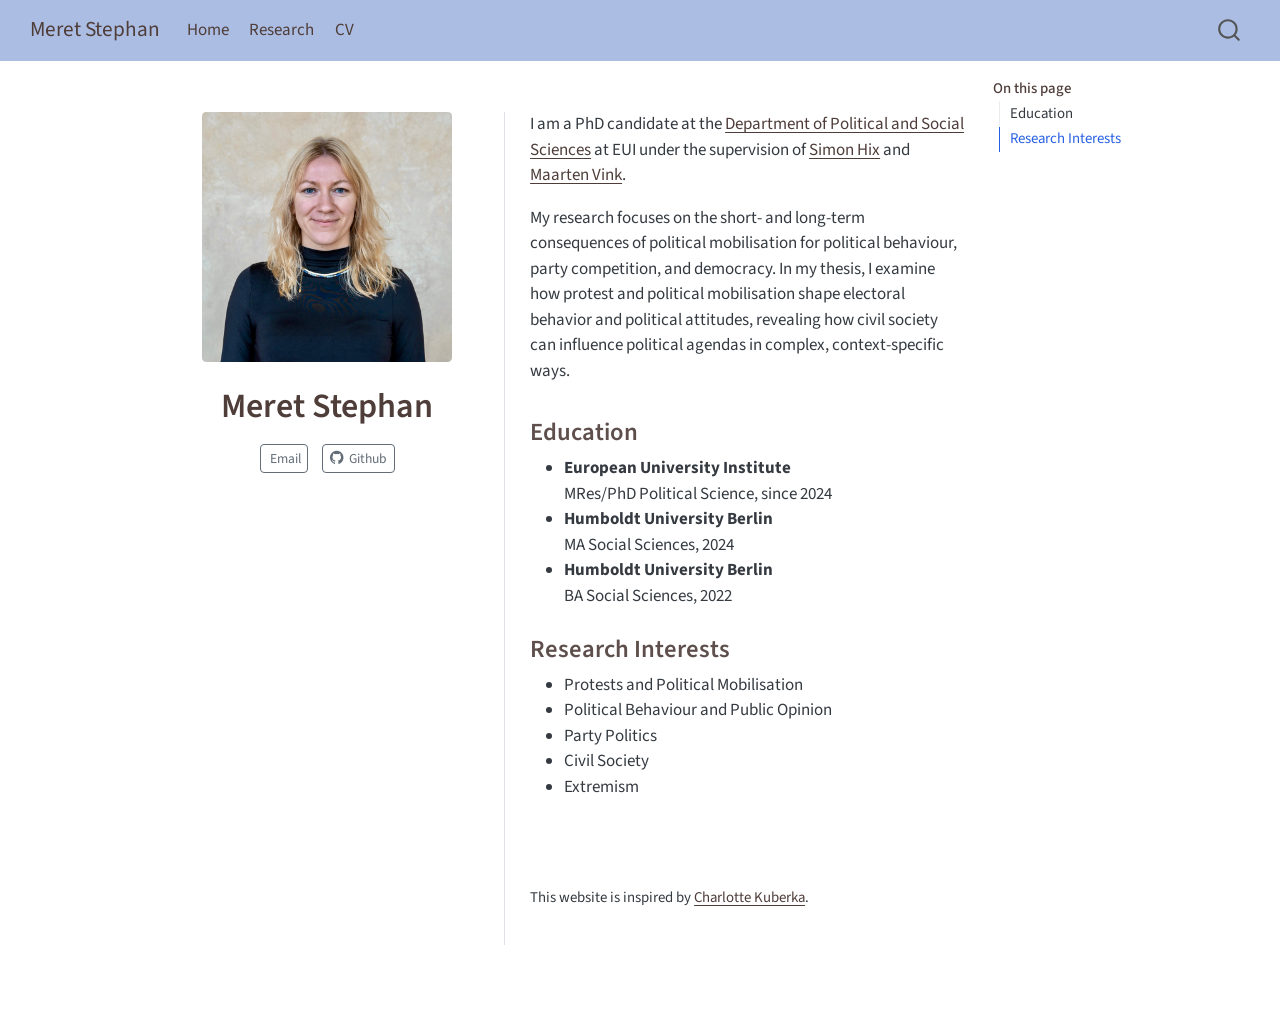
<file: index.html>
<!DOCTYPE html>
<html xmlns="http://www.w3.org/1999/xhtml" lang="en" xml:lang="en"><head>

<meta charset="utf-8">
<meta name="generator" content="quarto-1.11.9">

<meta name="viewport" content="width=device-width, initial-scale=1.0, user-scalable=yes">


<title>Meret Stephan</title>
<style>
/* Default styles provided by pandoc.
** See https://pandoc.org/MANUAL.html#variables-for-html for config info.
*/
span.smallcaps{font-variant: small-caps;}
div.columns{display: flex; gap: 1.5em;}
div.column{flex: auto;}
@media screen {
div.columns{gap: min(4vw, 1.5em);}
div.column{overflow-x: auto;}
}
div.hanging-indent{margin-left: 1.5em; text-indent: -1.5em;}
ul.task-list{list-style: none;}
ul.task-list li input[type="checkbox"] {
  width: 0.8em;
  margin: 0 0.8em 0.2em -1em; /* quarto-specific, see https://github.com/quarto-dev/quarto-cli/issues/4556 */ 
  vertical-align: middle;
}
</style>


<script src="site_libs/quarto-nav/quarto-nav.js"></script>
<script src="site_libs/quarto-nav/headroom.min.js"></script>
<script src="site_libs/clipboard/clipboard.min.js"></script>
<script src="site_libs/quarto-search/autocomplete.umd.js"></script>
<script src="site_libs/quarto-search/fuse.min.js"></script>
<script src="site_libs/quarto-search/quarto-search.js"></script>
<meta name="quarto:offset" content="./">
<script src="site_libs/quarto-html/quarto.js" type="module"></script>
<script src="site_libs/quarto-html/tabsets/tabsets.js" type="module"></script>
<script src="site_libs/quarto-html/scrollable-regions/scrollable-regions.js" type="module"></script>
<script src="site_libs/quarto-html/popper.min.js"></script>
<script src="site_libs/quarto-html/tippy.umd.min.js"></script>
<link href="site_libs/quarto-html/tippy.css" rel="stylesheet">
<link href="site_libs/quarto-html/quarto-syntax-highlighting-63b5708e65d6cd79cd7618c58d0c21e7.css" rel="stylesheet" id="quarto-text-highlighting-styles">
<script src="site_libs/bootstrap/bootstrap.min.js"></script>
<link href="site_libs/bootstrap/bootstrap-icons.css" rel="stylesheet">
<link href="site_libs/bootstrap/bootstrap-b0bacdaee50ff9abb97ae013f25660d1.min.css" rel="stylesheet" append-hash="true" id="quarto-bootstrap" data-mode="light">
<script id="quarto-search-options" type="application/json">{
  "location": "navbar",
  "copy-button": false,
  "collapse-after": 3,
  "panel-placement": "end",
  "type": "overlay",
  "limit": 50,
  "keyboard-shortcut": [
    "f",
    "/",
    "s"
  ],
  "show-item-context": false,
  "language": {
    "search-no-results-text": "No results",
    "search-matching-documents-text": "matching documents",
    "search-copy-link-title": "Copy link to search",
    "search-hide-matches-text": "Hide additional matches",
    "search-more-match-text": "more match in this document",
    "search-more-matches-text": "more matches in this document",
    "search-clear-button-title": "Clear",
    "search-text-placeholder": "",
    "search-detached-cancel-button-title": "Cancel",
    "search-submit-button-title": "Submit",
    "search-label": "Search"
  }
}</script>


<link rel="stylesheet" href="styles.css">
</head>

<body class="nav-fixed quarto-light"><a id="quarto-skip-link" class="visually-hidden-focusable" href="#quarto-document-content">Skip to main content</a>

<div id="quarto-search-results"></div>
  <header id="quarto-header" class="headroom fixed-top">
    <nav class="navbar navbar-expand-lg " data-bs-theme="dark" aria-label="Site">
      <div class="navbar-container container-fluid">
      <div class="navbar-brand-container mx-auto">
    <a class="navbar-brand" href="./index.html">
    <span class="navbar-title">Meret Stephan</span>
    </a>
  </div>
          <button class="navbar-toggler" type="button" data-bs-toggle="collapse" data-bs-target="#navbarCollapse" aria-controls="navbarCollapse" aria-expanded="false" aria-label="Toggle navigation" onclick="if (window.quartoToggleHeadroom) { window.quartoToggleHeadroom(); }">
  <span class="navbar-toggler-icon"></span>
</button>
          <div class="collapse navbar-collapse" id="navbarCollapse">
            <ul class="navbar-nav navbar-nav-scroll me-auto">
  <li class="nav-item">
    <a class="nav-link active" href="./index.html" aria-current="page"> 
<span class="menu-text">Home</span></a>
  </li>  
  <li class="nav-item">
    <a class="nav-link" href="./research.html"> 
<span class="menu-text">Research</span></a>
  </li>  
  <li class="nav-item">
    <a class="nav-link" href="./CV.html"> 
<span class="menu-text">CV</span></a>
  </li>  
</ul>
          </div> <!-- /navcollapse -->
            <div class="quarto-navbar-tools">
</div>
            <div id="quarto-search" class="" title="Search"></div>
      </div> <!-- /container-fluid -->
    </nav>
</header>
<!-- content -->
<div id="quarto-content" class="quarto-container page-columns page-rows-contents page-layout-article page-navbar">
<!-- sidebar -->
<!-- margin-sidebar -->
    <div id="quarto-margin-sidebar" class="sidebar margin-sidebar">
        <nav id="TOC" role="doc-toc" aria-labelledby="toc-title" class="toc-active">
    <h2 id="toc-title">On this page</h2>
  <ul>
  <li><a href="#education" id="toc-education" class="nav-link active" data-scroll-target="#education">Education</a></li>
  <li><a href="#research-interests" id="toc-research-interests" class="nav-link" data-scroll-target="#research-interests">Research Interests</a></li>
  </ul>
</nav>
    </div>
<!-- main -->
<div class="quarto-about-trestles">
  <div class="about-entity">
    <img src="img_2.jpg" class="about-image
  rounded " style="width: 250px;">
<header id="title-block-header" class="quarto-title-block default">
<div class="quarto-title">
<h1 class="title">Meret Stephan</h1>
</div>
<div class="quarto-title-meta">
  </div>
</header>
    <div class="about-links">
  <a href="mailto:meret.stephan@eui.eu" class="about-link" rel="" target="">
    <i class="bi bi-✉ Email"></i>
     <span class="about-link-text">Email</span>
  </a>
  <a href="https://github.com/meretstephan" class="about-link" rel="" target="">
    <i class="bi bi-github"></i>
     <span class="about-link-text">Github</span>
  </a>
</div>
  </div>
  <div class="about-contents"><main class="content" id="quarto-document-content" tabindex="-1">

<p>I am a PhD candidate at the <a href="https://www.eui.eu/en/academic-units/political-and-social-sciences">Department of Political and Social Sciences</a> at EUI under the supervision of <a href="https://simonhix.com/">Simon Hix</a> and <a href="https://www.eui.eu/people?id=maarten-vink">Maarten Vink</a>.</p>
<p>My research focuses on the short- and long-term consequences of political mobilisation for political behaviour, party competition, and democracy. In my thesis, I examine how protest and political mobilisation shape electoral behavior and political attitudes, revealing how civil society can influence political agendas in complex, context-specific ways.</p>
<section id="education" class="level3">
<h3 data-anchor-id="education">Education</h3>
<ul>
<li><strong>European University Institute</strong> <br> MRes/PhD Political Science, since 2024</li>
<li><strong>Humboldt University Berlin</strong> <br> MA Social Sciences, 2024</li>
<li><strong>Humboldt University Berlin</strong> <br> BA Social Sciences, 2022</li>
</ul>
</section>
<section id="research-interests" class="level3">
<h3 data-anchor-id="research-interests">Research Interests</h3>
<ul>
<li>Protests and Political Mobilisation</li>
<li>Political Behaviour and Public Opinion</li>
<li>Party Politics</li>
<li>Civil Society</li>
<li>Extremism</li>
</ul>
<p><br> <br></p>
<p><small>This website is inspired by <a href="https://charlottekuberka.github.io/">Charlotte Kuberka</a>.</small></p>


</section>
</main></div>
</div>
 <!-- /main -->
<script id="quarto-html-after-body" type="application/javascript">
  window.document.addEventListener("DOMContentLoaded", function (event) {
    const isCodeAnnotation = (el) => {
      for (const clz of el.classList) {
        if (clz.startsWith('code-annotation-')) {                     
          return true;
        }
      }
      return false;
    }
    const onCopySuccess = function(e) {
      // button target
      const button = e.trigger;
      // don't keep focus
      button.blur();
      // flash "checked"
      button.classList.add('code-copy-button-checked');
      var currentTitle = button.getAttribute("title");
      button.setAttribute("title", "Copied!");
      let tooltip;
      if (window.bootstrap) {
        button.setAttribute("data-bs-toggle", "tooltip");
        button.setAttribute("data-bs-placement", "left");
        button.setAttribute("data-bs-title", "Copied!");
        tooltip = new bootstrap.Tooltip(button, 
          { trigger: "manual", 
            customClass: "code-copy-button-tooltip",
            offset: [0, -8]});
        tooltip.show();    
      }
      setTimeout(function() {
        if (tooltip) {
          tooltip.hide();
          button.removeAttribute("data-bs-title");
          button.removeAttribute("data-bs-toggle");
          button.removeAttribute("data-bs-placement");
        }
        button.setAttribute("title", currentTitle);
        button.classList.remove('code-copy-button-checked');
      }, 1000);
      // clear code selection
      e.clearSelection();
    }
    const getTextToCopy = function(trigger) {
      const outerScaffold = trigger.parentElement.cloneNode(true);
      const codeEl = outerScaffold.querySelector('code');
      for (const childEl of codeEl.children) {
        if (isCodeAnnotation(childEl)) {
          childEl.remove();
        }
      }
      return codeEl.innerText;
    }
    const clipboard = new window.ClipboardJS('.code-copy-button:not([data-in-quarto-modal])', {
      text: getTextToCopy
    });
    clipboard.on('success', onCopySuccess);
    if (window.document.getElementById('quarto-embedded-source-code-modal')) {
      const clipboardModal = new window.ClipboardJS('.code-copy-button[data-in-quarto-modal]', {
        text: getTextToCopy,
        container: window.document.getElementById('quarto-embedded-source-code-modal')
      });
      clipboardModal.on('success', onCopySuccess);
    }
      var localhostRegex = new RegExp(/^(?:http|https):\/\/localhost\:?[0-9]*\//);
      var mailtoRegex = new RegExp(/^mailto:/);
        var filterRegex = new RegExp("https:\/\/MeretStephan\.github\.io\/meretstephan\.github\.io\/");
      var isInternal = (href) => {
          return filterRegex.test(href) || localhostRegex.test(href) || mailtoRegex.test(href);
      }
      // Inspect non-navigation links and adorn them if external
      window.quartoDecorateExternalLinks = function (root) {
     var links = (root || window.document).querySelectorAll('a[href]:not(.nav-link):not(.navbar-brand):not(.toc-action):not(.sidebar-link):not(.sidebar-item-toggle):not(.pagination-link):not(.no-external):not([aria-hidden]):not(.dropdown-item):not(.quarto-navigation-tool):not(.about-link)');
      for (var i=0; i<links.length; i++) {
        const link = links[i];
        if (!isInternal(link.href)) {
          // undo the damage that might have been done by quarto-nav.js in the case of
          // links that we want to consider external
          if (link.dataset.originalHref !== undefined) {
            link.href = link.dataset.originalHref;
          }
          if (!link.classList.contains('no-external-icon')) {
          }
        }
      }
      };
      window.quartoDecorateExternalLinks(window.document);
    // Esc closes the popup (WCAG 1.4.13) and focus leaving both trigger and
    // popup closes it (WCAG 2.4.11); tippy handles neither for interactive popups.
    const hideOnEscAndFocusOut = {
      name: 'hideOnEscAndFocusOut',
      defaultValue: true,
      fn(instance) {
        const dismiss = () => {
          // A show scheduled by the trigger delay would otherwise reopen it
          instance.clearDelayTimeouts();
          instance.hide();
        };
        const onKeyDown = (event) => {
          if (event.key !== 'Escape') {
            return;
          }
          // Keep Esc from also reaching page handlers (e.g. reveal.js overview),
          // except an open reveal.js slide menu, which Esc should close too.
          // The menu handles keys only when its keyboard option is on.
          const menuHandlesEsc = window.Reveal?.getPlugin?.('menu')?.isOpen() &&
            window.Reveal.getConfig().menu?.keyboard !== false;
          if (!menuHandlesEsc) {
            event.stopPropagation();
          }
          if (instance.popper.contains(window.document.activeElement)) {
            // Disabled while refocusing so the focus trigger does not reopen it
            instance.disable();
            instance.reference.focus();
            instance.enable();
          }
          dismiss();
        };
        const onFocusOut = (event) => {
          const target = event.relatedTarget;
          if (target && !instance.reference.contains(target) &&
              !instance.popper.contains(target)) {
            dismiss();
          }
        };
        // On the trigger too: a click trigger (code-annotations: select) has no
        // blur handling. Attached for the instance's lifetime so leaving the
        // trigger also cancels a show still pending on the trigger delay.
        instance.reference.addEventListener('focusout', onFocusOut);
        return {
          onShow() {
            window.document.addEventListener('keydown', onKeyDown, true);
            instance.popper.addEventListener('focusout', onFocusOut);
          },
          onHide() {
            window.document.removeEventListener('keydown', onKeyDown, true);
            instance.popper.removeEventListener('focusout', onFocusOut);
          },
          onDestroy() {
            instance.reference.removeEventListener('focusout', onFocusOut);
          },
        };
      },
    };
    function tippyHover(el, contentFn, onTriggerFn, onUntriggerFn) {
      const config = {
        allowHTML: true,
        maxWidth: 500,
        delay: 100,
        arrow: false,
        appendTo: function(el) {
            return el.parentElement;
        },
        interactive: true,
        interactiveBorder: 10,
        theme: 'quarto',
        placement: 'bottom-start',
        plugins: [hideOnEscAndFocusOut],
      };
      if (contentFn) {
        config.content = contentFn;
      }
      if (onTriggerFn) {
        config.onTrigger = onTriggerFn;
      }
      if (onUntriggerFn) {
        config.onUntrigger = onUntriggerFn;
      }
      window.tippy(el, config); 
    }
    const noterefs = window.document.querySelectorAll('a[role="doc-noteref"]');
    for (var i=0; i<noterefs.length; i++) {
      const ref = noterefs[i];
      tippyHover(ref, function() {
        // use id or data attribute instead here
        let href = ref.getAttribute('data-footnote-href') || ref.getAttribute('href');
        try { href = new URL(href).hash; } catch {}
        const id = href.replace(/^#\/?/, "");
        const note = window.document.getElementById(id);
        if (note) {
          return note.innerHTML;
        } else {
          return "";
        }
      });
    }
    const xrefs = window.document.querySelectorAll('a.quarto-xref');
    const processXRef = (id, note) => {
      // Strip column container classes
      const stripColumnClz = (el) => {
        el.classList.remove("page-full", "page-columns");
        if (el.children) {
          for (const child of el.children) {
            stripColumnClz(child);
          }
        }
      }
      stripColumnClz(note)
      if (id === null || id.startsWith('sec-')) {
        // Special case sections, only their first couple elements
        const container = document.createElement("div");
        if (note.children && note.children.length > 2) {
          container.appendChild(note.children[0].cloneNode(true));
          for (let i = 1; i < note.children.length; i++) {
            const child = note.children[i];
            if (child.tagName === "P" && child.innerText === "") {
              continue;
            } else {
              container.appendChild(child.cloneNode(true));
              break;
            }
          }
          if (window.Quarto?.typesetMath) {
            window.Quarto.typesetMath(container);
          }
          return container.innerHTML
        } else {
          if (window.Quarto?.typesetMath) {
            window.Quarto.typesetMath(note);
          }
          return note.innerHTML;
        }
      } else {
        // Remove any anchor links if they are present
        const anchorLink = note.querySelector('a.anchorjs-link');
        if (anchorLink) {
          anchorLink.remove();
        }
        if (window.Quarto?.typesetMath) {
          window.Quarto.typesetMath(note);
        }
        if (note.classList.contains("callout")) {
          return note.outerHTML;
        } else {
          return note.innerHTML;
        }
      }
    }
    for (var i=0; i<xrefs.length; i++) {
      const xref = xrefs[i];
      tippyHover(xref, undefined, function(instance) {
        instance.disable();
        let url = xref.getAttribute('href');
        let hash = undefined; 
        if (url.startsWith('#')) {
          hash = url;
        } else {
          try { hash = new URL(url).hash; } catch {}
        }
        if (hash) {
          const id = hash.replace(/^#\/?/, "");
          const note = window.document.getElementById(id);
          if (note !== null) {
            try {
              const html = processXRef(id, note.cloneNode(true));
              instance.setContent(html);
            } finally {
              instance.enable();
              instance.show();
            }
          } else {
            // See if we can fetch this
            fetch(url.split('#')[0])
            .then(res => res.text())
            .then(html => {
              const parser = new DOMParser();
              const htmlDoc = parser.parseFromString(html, "text/html");
              const note = htmlDoc.getElementById(id);
              if (note !== null) {
                const html = processXRef(id, note);
                instance.setContent(html);
              } 
            }).finally(() => {
              instance.enable();
              instance.show();
            });
          }
        } else {
          // See if we can fetch a full url (with no hash to target)
          // This is a special case and we should probably do some content thinning / targeting
          fetch(url)
          .then(res => res.text())
          .then(html => {
            const parser = new DOMParser();
            const htmlDoc = parser.parseFromString(html, "text/html");
            const note = htmlDoc.querySelector('main.content');
            if (note !== null) {
              // This should only happen for chapter cross references
              // (since there is no id in the URL)
              // remove the first header
              if (note.children.length > 0 && note.children[0].tagName === "HEADER") {
                note.children[0].remove();
              }
              const html = processXRef(null, note);
              instance.setContent(html);
            } 
          }).finally(() => {
            instance.enable();
            instance.show();
          });
        }
      }, function(instance) {
      });
    }
        let selectedAnnoteEl;
        const selectorForAnnotation = ( cell, annotation) => {
          let cellAttr = 'data-code-cell="' + cell + '"';
          let lineAttr = 'data-code-annotation="' +  annotation + '"';
          const selector = 'span[' + cellAttr + '][' + lineAttr + ']';
          return selector;
        }
        const selectCodeLines = (annoteEl) => {
          const doc = window.document;
          const targetCell = annoteEl.getAttribute("data-target-cell");
          const targetAnnotation = annoteEl.getAttribute("data-target-annotation");
          const annoteSpan = window.document.querySelector(selectorForAnnotation(targetCell, targetAnnotation));
          const lines = annoteSpan.getAttribute("data-code-lines").split(",");
          const lineIds = lines.map((line) => {
            return targetCell + "-" + line;
          })
          // Each band is positioned against its own containing block, which is
          // not the offsetParent of the lines, so place it from client rects.
          const placeBand = (band, firstEl, lastEl, codeBlock) => {
            const container = band.offsetParent;
            if (container === null) {
              return;
            }
            const containerRect = container.getBoundingClientRect();
            // Reveal.js scales slides with a transform, so convert client
            // pixels back to the CSS pixels of the container.
            const scale = containerRect.height / container.offsetHeight || 1;
            const firstRect = firstEl.getBoundingClientRect();
            const lastRect = lastEl.getBoundingClientRect();
            const top = (firstRect.top - containerRect.top) / scale - container.clientTop + container.scrollTop;
            const height = (lastRect.bottom - firstRect.top) / scale;
            band.style.top = top - 2 + "px";
            band.style.height = height + 4 + "px";
            if (codeBlock) {
              // Without the copy button wrapper, the containing block is wider
              // than the code block, so span the code block explicitly.
              const blockRect = codeBlock.getBoundingClientRect();
              band.style.left = (blockRect.left - containerRect.left) / scale - container.clientLeft + container.scrollLeft + "px";
              band.style.width = blockRect.width / scale + "px";
            }
          };
          if (lineIds.length > 0) {
            const el = window.document.getElementById(lineIds[0]);
            const lastEl = window.document.getElementById(lineIds[lineIds.length - 1]);
            const parent = el.parentElement.parentElement;
            // cook up a div (if necessary) and position it
            let div = window.document.getElementById("code-annotation-line-highlight");
            if (div === null) {
              div = window.document.createElement("div");
              div.setAttribute("id", "code-annotation-line-highlight");
              div.style.position = 'absolute';
              parent.appendChild(div);
            }
            placeBand(div, el, lastEl, parent.closest("div.sourceCode") || parent);
            let gutterDiv = window.document.getElementById("code-annotation-line-highlight-gutter");
            if (gutterDiv === null) {
              gutterDiv = window.document.createElement("div");
              gutterDiv.setAttribute("id", "code-annotation-line-highlight-gutter");
              gutterDiv.style.position = 'absolute';
              const codeCell = window.document.getElementById(targetCell);
              const gutter = codeCell.querySelector('.code-annotation-gutter');
              gutter.appendChild(gutterDiv);
            }
            placeBand(gutterDiv, el, lastEl);
            selectedAnnoteEl = annoteEl;
          }
        };
        const unselectCodeLines = () => {
          const elementsIds = ["code-annotation-line-highlight", "code-annotation-line-highlight-gutter"];
          elementsIds.forEach((elId) => {
            const div = window.document.getElementById(elId);
            if (div) {
              div.remove();
            }
          });
          selectedAnnoteEl = undefined;
        };
          // Handle positioning of the toggle
      window.addEventListener(
        "resize",
        throttle(() => {
          elRect = undefined;
          if (selectedAnnoteEl) {
            selectCodeLines(selectedAnnoteEl);
          }
        }, 10)
      );
      function throttle(fn, ms) {
      let throttle = false;
      let timer;
        return (...args) => {
          if(!throttle) { // first call gets through
              fn.apply(this, args);
              throttle = true;
          } else { // all the others get throttled
              if(timer) clearTimeout(timer); // cancel #2
              timer = setTimeout(() => {
                fn.apply(this, args);
                timer = throttle = false;
              }, ms);
          }
        };
      }
        // Attach click handler to the DT
        const annoteDls = window.document.querySelectorAll('dt[data-target-cell]');
        for (const annoteDlNode of annoteDls) {
          annoteDlNode.addEventListener('click', (event) => {
            const clickedEl = event.target;
            if (clickedEl !== selectedAnnoteEl) {
              unselectCodeLines();
              const activeEl = window.document.querySelector('dt[data-target-cell].code-annotation-active');
              if (activeEl) {
                activeEl.classList.remove('code-annotation-active');
              }
              selectCodeLines(clickedEl);
              clickedEl.classList.add('code-annotation-active');
            } else {
              // Unselect the line
              unselectCodeLines();
              clickedEl.classList.remove('code-annotation-active');
            }
          });
        }
    const findCites = (el) => {
      const parentEl = el.parentElement;
      if (parentEl) {
        const cites = parentEl.dataset.cites;
        if (cites) {
          return {
            el,
            cites: cites.split(' ')
          };
        } else {
          return findCites(el.parentElement)
        }
      } else {
        return undefined;
      }
    };
    var bibliorefs = window.document.querySelectorAll('a[role="doc-biblioref"]');
    for (var i=0; i<bibliorefs.length; i++) {
      const ref = bibliorefs[i];
      const citeInfo = findCites(ref);
      if (citeInfo) {
        tippyHover(citeInfo.el, function() {
          var popup = window.document.createElement('div');
          citeInfo.cites.forEach(function(cite) {
            var citeDiv = window.document.createElement('div');
            citeDiv.classList.add('hanging-indent');
            citeDiv.classList.add('csl-entry');
            var biblioDiv = window.document.getElementById('ref-' + cite);
            if (biblioDiv) {
              citeDiv.innerHTML = biblioDiv.innerHTML;
            }
            popup.appendChild(citeDiv);
          });
          return popup.innerHTML;
        });
      }
    }
  });
  </script>
  <script type="application/javascript">
  window.quartoScrollableRegionsLabels = {"code":"Scrollable code","output":"Scrollable output"};
  </script>
</div> <!-- /content -->




</body></html>
</file>
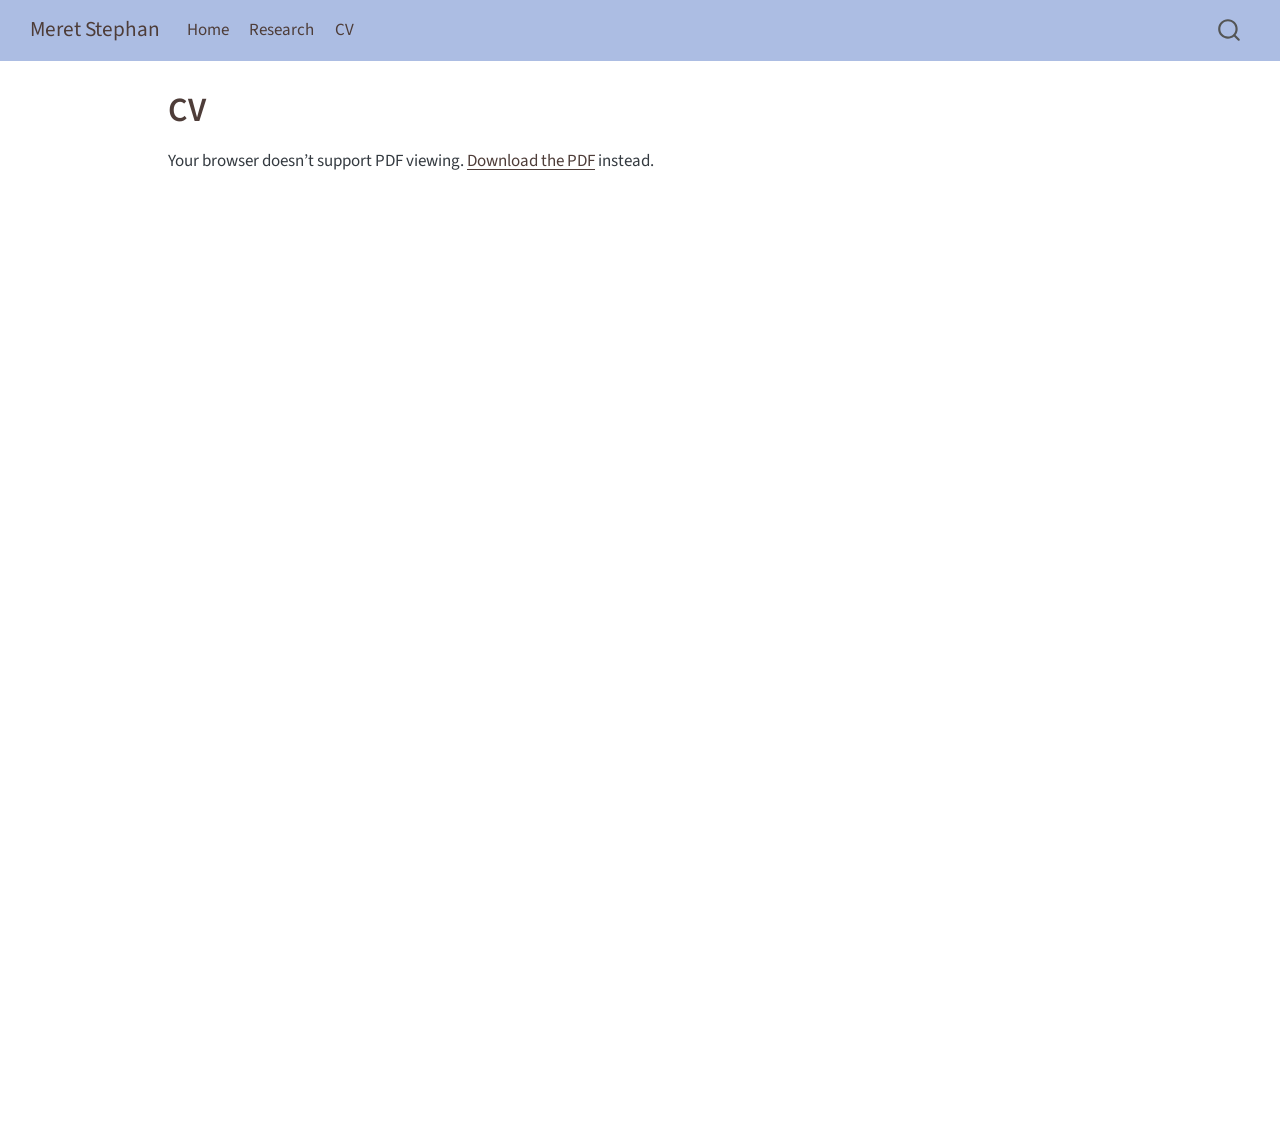
<file: CV.html>
<!DOCTYPE html>
<html xmlns="http://www.w3.org/1999/xhtml" lang="en" xml:lang="en"><head>

<meta charset="utf-8">
<meta name="generator" content="quarto-1.11.9">

<meta name="viewport" content="width=device-width, initial-scale=1.0, user-scalable=yes">


<title>CV – Meret Stephan</title>
<style>
/* Default styles provided by pandoc.
** See https://pandoc.org/MANUAL.html#variables-for-html for config info.
*/
span.smallcaps{font-variant: small-caps;}
div.columns{display: flex; gap: 1.5em;}
div.column{flex: auto;}
@media screen {
div.columns{gap: min(4vw, 1.5em);}
div.column{overflow-x: auto;}
}
div.hanging-indent{margin-left: 1.5em; text-indent: -1.5em;}
ul.task-list{list-style: none;}
ul.task-list li input[type="checkbox"] {
  width: 0.8em;
  margin: 0 0.8em 0.2em -1em; /* quarto-specific, see https://github.com/quarto-dev/quarto-cli/issues/4556 */ 
  vertical-align: middle;
}
</style>


<script src="site_libs/quarto-nav/quarto-nav.js"></script>
<script src="site_libs/quarto-nav/headroom.min.js"></script>
<script src="site_libs/clipboard/clipboard.min.js"></script>
<script src="site_libs/quarto-search/autocomplete.umd.js"></script>
<script src="site_libs/quarto-search/fuse.min.js"></script>
<script src="site_libs/quarto-search/quarto-search.js"></script>
<meta name="quarto:offset" content="./">
<script src="site_libs/quarto-html/quarto.js" type="module"></script>
<script src="site_libs/quarto-html/tabsets/tabsets.js" type="module"></script>
<script src="site_libs/quarto-html/scrollable-regions/scrollable-regions.js" type="module"></script>
<script src="site_libs/quarto-html/popper.min.js"></script>
<script src="site_libs/quarto-html/tippy.umd.min.js"></script>
<script src="site_libs/quarto-html/anchor.min.js"></script>
<link href="site_libs/quarto-html/tippy.css" rel="stylesheet">
<link href="site_libs/quarto-html/quarto-syntax-highlighting-63b5708e65d6cd79cd7618c58d0c21e7.css" rel="stylesheet" id="quarto-text-highlighting-styles">
<script src="site_libs/bootstrap/bootstrap.min.js"></script>
<link href="site_libs/bootstrap/bootstrap-icons.css" rel="stylesheet">
<link href="site_libs/bootstrap/bootstrap-b0bacdaee50ff9abb97ae013f25660d1.min.css" rel="stylesheet" append-hash="true" id="quarto-bootstrap" data-mode="light">
<script id="quarto-search-options" type="application/json">{
  "location": "navbar",
  "copy-button": false,
  "collapse-after": 3,
  "panel-placement": "end",
  "type": "overlay",
  "limit": 50,
  "keyboard-shortcut": [
    "f",
    "/",
    "s"
  ],
  "show-item-context": false,
  "language": {
    "search-no-results-text": "No results",
    "search-matching-documents-text": "matching documents",
    "search-copy-link-title": "Copy link to search",
    "search-hide-matches-text": "Hide additional matches",
    "search-more-match-text": "more match in this document",
    "search-more-matches-text": "more matches in this document",
    "search-clear-button-title": "Clear",
    "search-text-placeholder": "",
    "search-detached-cancel-button-title": "Cancel",
    "search-submit-button-title": "Submit",
    "search-label": "Search"
  }
}</script>


<link rel="stylesheet" href="styles.css">
</head>

<body class="nav-fixed quarto-light"><a id="quarto-skip-link" class="visually-hidden-focusable" href="#quarto-document-content">Skip to main content</a>

<div id="quarto-search-results"></div>
  <header id="quarto-header" class="headroom fixed-top">
    <nav class="navbar navbar-expand-lg " data-bs-theme="dark" aria-label="Site">
      <div class="navbar-container container-fluid">
      <div class="navbar-brand-container mx-auto">
    <a class="navbar-brand" href="./index.html">
    <span class="navbar-title">Meret Stephan</span>
    </a>
  </div>
          <button class="navbar-toggler" type="button" data-bs-toggle="collapse" data-bs-target="#navbarCollapse" aria-controls="navbarCollapse" aria-expanded="false" aria-label="Toggle navigation" onclick="if (window.quartoToggleHeadroom) { window.quartoToggleHeadroom(); }">
  <span class="navbar-toggler-icon"></span>
</button>
          <div class="collapse navbar-collapse" id="navbarCollapse">
            <ul class="navbar-nav navbar-nav-scroll me-auto">
  <li class="nav-item">
    <a class="nav-link" href="./index.html"> 
<span class="menu-text">Home</span></a>
  </li>  
  <li class="nav-item">
    <a class="nav-link" href="./research.html"> 
<span class="menu-text">Research</span></a>
  </li>  
  <li class="nav-item">
    <a class="nav-link active" href="./CV.html" aria-current="page"> 
<span class="menu-text">CV</span></a>
  </li>  
</ul>
          </div> <!-- /navcollapse -->
            <div class="quarto-navbar-tools">
</div>
            <div id="quarto-search" class="" title="Search"></div>
      </div> <!-- /container-fluid -->
    </nav>
</header>
<!-- content -->
<div id="quarto-content" class="quarto-container page-columns page-rows-contents page-layout-article page-navbar">
<!-- sidebar -->
<!-- margin-sidebar -->
    <div id="quarto-margin-sidebar" class="sidebar margin-sidebar zindex-bottom">
        
    </div>
<!-- main -->
<main class="content" id="quarto-document-content" tabindex="-1">

<header id="title-block-header" class="quarto-title-block default">
<div class="quarto-title">
<h1 class="title">CV</h1>
</div>



<div class="quarto-title-meta">

    
  
    
  </div>
  


</header>


<div style="width: 100%; height: 100vh; min-height: 800px;">
<object data="CV_MeretStephan.pdf" type="application/pdf" width="100%" height="100%">
<p>
Your browser doesn’t support PDF viewing. <a href="cv_oct26.pdf">Download the PDF</a> instead.
</p>
<p></p></object><p></p>
</div>



</main> <!-- /main -->
<script id="quarto-html-after-body" type="application/javascript">
  window.document.addEventListener("DOMContentLoaded", function (event) {
    const icon = "";
    const anchorJS = new window.AnchorJS();
    anchorJS.options = {
      placement: 'right',
      icon: icon
    };
    anchorJS.add('.anchored');
    const isCodeAnnotation = (el) => {
      for (const clz of el.classList) {
        if (clz.startsWith('code-annotation-')) {                     
          return true;
        }
      }
      return false;
    }
    const onCopySuccess = function(e) {
      // button target
      const button = e.trigger;
      // don't keep focus
      button.blur();
      // flash "checked"
      button.classList.add('code-copy-button-checked');
      var currentTitle = button.getAttribute("title");
      button.setAttribute("title", "Copied!");
      let tooltip;
      if (window.bootstrap) {
        button.setAttribute("data-bs-toggle", "tooltip");
        button.setAttribute("data-bs-placement", "left");
        button.setAttribute("data-bs-title", "Copied!");
        tooltip = new bootstrap.Tooltip(button, 
          { trigger: "manual", 
            customClass: "code-copy-button-tooltip",
            offset: [0, -8]});
        tooltip.show();    
      }
      setTimeout(function() {
        if (tooltip) {
          tooltip.hide();
          button.removeAttribute("data-bs-title");
          button.removeAttribute("data-bs-toggle");
          button.removeAttribute("data-bs-placement");
        }
        button.setAttribute("title", currentTitle);
        button.classList.remove('code-copy-button-checked');
      }, 1000);
      // clear code selection
      e.clearSelection();
    }
    const getTextToCopy = function(trigger) {
      const outerScaffold = trigger.parentElement.cloneNode(true);
      const codeEl = outerScaffold.querySelector('code');
      for (const childEl of codeEl.children) {
        if (isCodeAnnotation(childEl)) {
          childEl.remove();
        }
      }
      return codeEl.innerText;
    }
    const clipboard = new window.ClipboardJS('.code-copy-button:not([data-in-quarto-modal])', {
      text: getTextToCopy
    });
    clipboard.on('success', onCopySuccess);
    if (window.document.getElementById('quarto-embedded-source-code-modal')) {
      const clipboardModal = new window.ClipboardJS('.code-copy-button[data-in-quarto-modal]', {
        text: getTextToCopy,
        container: window.document.getElementById('quarto-embedded-source-code-modal')
      });
      clipboardModal.on('success', onCopySuccess);
    }
      var localhostRegex = new RegExp(/^(?:http|https):\/\/localhost\:?[0-9]*\//);
      var mailtoRegex = new RegExp(/^mailto:/);
        var filterRegex = new RegExp("https:\/\/MeretStephan\.github\.io\/meretstephan\.github\.io\/");
      var isInternal = (href) => {
          return filterRegex.test(href) || localhostRegex.test(href) || mailtoRegex.test(href);
      }
      // Inspect non-navigation links and adorn them if external
      window.quartoDecorateExternalLinks = function (root) {
     var links = (root || window.document).querySelectorAll('a[href]:not(.nav-link):not(.navbar-brand):not(.toc-action):not(.sidebar-link):not(.sidebar-item-toggle):not(.pagination-link):not(.no-external):not([aria-hidden]):not(.dropdown-item):not(.quarto-navigation-tool):not(.about-link)');
      for (var i=0; i<links.length; i++) {
        const link = links[i];
        if (!isInternal(link.href)) {
          // undo the damage that might have been done by quarto-nav.js in the case of
          // links that we want to consider external
          if (link.dataset.originalHref !== undefined) {
            link.href = link.dataset.originalHref;
          }
          if (!link.classList.contains('no-external-icon')) {
          }
        }
      }
      };
      window.quartoDecorateExternalLinks(window.document);
    // Esc closes the popup (WCAG 1.4.13) and focus leaving both trigger and
    // popup closes it (WCAG 2.4.11); tippy handles neither for interactive popups.
    const hideOnEscAndFocusOut = {
      name: 'hideOnEscAndFocusOut',
      defaultValue: true,
      fn(instance) {
        const dismiss = () => {
          // A show scheduled by the trigger delay would otherwise reopen it
          instance.clearDelayTimeouts();
          instance.hide();
        };
        const onKeyDown = (event) => {
          if (event.key !== 'Escape') {
            return;
          }
          // Keep Esc from also reaching page handlers (e.g. reveal.js overview),
          // except an open reveal.js slide menu, which Esc should close too.
          // The menu handles keys only when its keyboard option is on.
          const menuHandlesEsc = window.Reveal?.getPlugin?.('menu')?.isOpen() &&
            window.Reveal.getConfig().menu?.keyboard !== false;
          if (!menuHandlesEsc) {
            event.stopPropagation();
          }
          if (instance.popper.contains(window.document.activeElement)) {
            // Disabled while refocusing so the focus trigger does not reopen it
            instance.disable();
            instance.reference.focus();
            instance.enable();
          }
          dismiss();
        };
        const onFocusOut = (event) => {
          const target = event.relatedTarget;
          if (target && !instance.reference.contains(target) &&
              !instance.popper.contains(target)) {
            dismiss();
          }
        };
        // On the trigger too: a click trigger (code-annotations: select) has no
        // blur handling. Attached for the instance's lifetime so leaving the
        // trigger also cancels a show still pending on the trigger delay.
        instance.reference.addEventListener('focusout', onFocusOut);
        return {
          onShow() {
            window.document.addEventListener('keydown', onKeyDown, true);
            instance.popper.addEventListener('focusout', onFocusOut);
          },
          onHide() {
            window.document.removeEventListener('keydown', onKeyDown, true);
            instance.popper.removeEventListener('focusout', onFocusOut);
          },
          onDestroy() {
            instance.reference.removeEventListener('focusout', onFocusOut);
          },
        };
      },
    };
    function tippyHover(el, contentFn, onTriggerFn, onUntriggerFn) {
      const config = {
        allowHTML: true,
        maxWidth: 500,
        delay: 100,
        arrow: false,
        appendTo: function(el) {
            return el.parentElement;
        },
        interactive: true,
        interactiveBorder: 10,
        theme: 'quarto',
        placement: 'bottom-start',
        plugins: [hideOnEscAndFocusOut],
      };
      if (contentFn) {
        config.content = contentFn;
      }
      if (onTriggerFn) {
        config.onTrigger = onTriggerFn;
      }
      if (onUntriggerFn) {
        config.onUntrigger = onUntriggerFn;
      }
      window.tippy(el, config); 
    }
    const noterefs = window.document.querySelectorAll('a[role="doc-noteref"]');
    for (var i=0; i<noterefs.length; i++) {
      const ref = noterefs[i];
      tippyHover(ref, function() {
        // use id or data attribute instead here
        let href = ref.getAttribute('data-footnote-href') || ref.getAttribute('href');
        try { href = new URL(href).hash; } catch {}
        const id = href.replace(/^#\/?/, "");
        const note = window.document.getElementById(id);
        if (note) {
          return note.innerHTML;
        } else {
          return "";
        }
      });
    }
    const xrefs = window.document.querySelectorAll('a.quarto-xref');
    const processXRef = (id, note) => {
      // Strip column container classes
      const stripColumnClz = (el) => {
        el.classList.remove("page-full", "page-columns");
        if (el.children) {
          for (const child of el.children) {
            stripColumnClz(child);
          }
        }
      }
      stripColumnClz(note)
      if (id === null || id.startsWith('sec-')) {
        // Special case sections, only their first couple elements
        const container = document.createElement("div");
        if (note.children && note.children.length > 2) {
          container.appendChild(note.children[0].cloneNode(true));
          for (let i = 1; i < note.children.length; i++) {
            const child = note.children[i];
            if (child.tagName === "P" && child.innerText === "") {
              continue;
            } else {
              container.appendChild(child.cloneNode(true));
              break;
            }
          }
          if (window.Quarto?.typesetMath) {
            window.Quarto.typesetMath(container);
          }
          return container.innerHTML
        } else {
          if (window.Quarto?.typesetMath) {
            window.Quarto.typesetMath(note);
          }
          return note.innerHTML;
        }
      } else {
        // Remove any anchor links if they are present
        const anchorLink = note.querySelector('a.anchorjs-link');
        if (anchorLink) {
          anchorLink.remove();
        }
        if (window.Quarto?.typesetMath) {
          window.Quarto.typesetMath(note);
        }
        if (note.classList.contains("callout")) {
          return note.outerHTML;
        } else {
          return note.innerHTML;
        }
      }
    }
    for (var i=0; i<xrefs.length; i++) {
      const xref = xrefs[i];
      tippyHover(xref, undefined, function(instance) {
        instance.disable();
        let url = xref.getAttribute('href');
        let hash = undefined; 
        if (url.startsWith('#')) {
          hash = url;
        } else {
          try { hash = new URL(url).hash; } catch {}
        }
        if (hash) {
          const id = hash.replace(/^#\/?/, "");
          const note = window.document.getElementById(id);
          if (note !== null) {
            try {
              const html = processXRef(id, note.cloneNode(true));
              instance.setContent(html);
            } finally {
              instance.enable();
              instance.show();
            }
          } else {
            // See if we can fetch this
            fetch(url.split('#')[0])
            .then(res => res.text())
            .then(html => {
              const parser = new DOMParser();
              const htmlDoc = parser.parseFromString(html, "text/html");
              const note = htmlDoc.getElementById(id);
              if (note !== null) {
                const html = processXRef(id, note);
                instance.setContent(html);
              } 
            }).finally(() => {
              instance.enable();
              instance.show();
            });
          }
        } else {
          // See if we can fetch a full url (with no hash to target)
          // This is a special case and we should probably do some content thinning / targeting
          fetch(url)
          .then(res => res.text())
          .then(html => {
            const parser = new DOMParser();
            const htmlDoc = parser.parseFromString(html, "text/html");
            const note = htmlDoc.querySelector('main.content');
            if (note !== null) {
              // This should only happen for chapter cross references
              // (since there is no id in the URL)
              // remove the first header
              if (note.children.length > 0 && note.children[0].tagName === "HEADER") {
                note.children[0].remove();
              }
              const html = processXRef(null, note);
              instance.setContent(html);
            } 
          }).finally(() => {
            instance.enable();
            instance.show();
          });
        }
      }, function(instance) {
      });
    }
        let selectedAnnoteEl;
        const selectorForAnnotation = ( cell, annotation) => {
          let cellAttr = 'data-code-cell="' + cell + '"';
          let lineAttr = 'data-code-annotation="' +  annotation + '"';
          const selector = 'span[' + cellAttr + '][' + lineAttr + ']';
          return selector;
        }
        const selectCodeLines = (annoteEl) => {
          const doc = window.document;
          const targetCell = annoteEl.getAttribute("data-target-cell");
          const targetAnnotation = annoteEl.getAttribute("data-target-annotation");
          const annoteSpan = window.document.querySelector(selectorForAnnotation(targetCell, targetAnnotation));
          const lines = annoteSpan.getAttribute("data-code-lines").split(",");
          const lineIds = lines.map((line) => {
            return targetCell + "-" + line;
          })
          // Each band is positioned against its own containing block, which is
          // not the offsetParent of the lines, so place it from client rects.
          const placeBand = (band, firstEl, lastEl, codeBlock) => {
            const container = band.offsetParent;
            if (container === null) {
              return;
            }
            const containerRect = container.getBoundingClientRect();
            // Reveal.js scales slides with a transform, so convert client
            // pixels back to the CSS pixels of the container.
            const scale = containerRect.height / container.offsetHeight || 1;
            const firstRect = firstEl.getBoundingClientRect();
            const lastRect = lastEl.getBoundingClientRect();
            const top = (firstRect.top - containerRect.top) / scale - container.clientTop + container.scrollTop;
            const height = (lastRect.bottom - firstRect.top) / scale;
            band.style.top = top - 2 + "px";
            band.style.height = height + 4 + "px";
            if (codeBlock) {
              // Without the copy button wrapper, the containing block is wider
              // than the code block, so span the code block explicitly.
              const blockRect = codeBlock.getBoundingClientRect();
              band.style.left = (blockRect.left - containerRect.left) / scale - container.clientLeft + container.scrollLeft + "px";
              band.style.width = blockRect.width / scale + "px";
            }
          };
          if (lineIds.length > 0) {
            const el = window.document.getElementById(lineIds[0]);
            const lastEl = window.document.getElementById(lineIds[lineIds.length - 1]);
            const parent = el.parentElement.parentElement;
            // cook up a div (if necessary) and position it
            let div = window.document.getElementById("code-annotation-line-highlight");
            if (div === null) {
              div = window.document.createElement("div");
              div.setAttribute("id", "code-annotation-line-highlight");
              div.style.position = 'absolute';
              parent.appendChild(div);
            }
            placeBand(div, el, lastEl, parent.closest("div.sourceCode") || parent);
            let gutterDiv = window.document.getElementById("code-annotation-line-highlight-gutter");
            if (gutterDiv === null) {
              gutterDiv = window.document.createElement("div");
              gutterDiv.setAttribute("id", "code-annotation-line-highlight-gutter");
              gutterDiv.style.position = 'absolute';
              const codeCell = window.document.getElementById(targetCell);
              const gutter = codeCell.querySelector('.code-annotation-gutter');
              gutter.appendChild(gutterDiv);
            }
            placeBand(gutterDiv, el, lastEl);
            selectedAnnoteEl = annoteEl;
          }
        };
        const unselectCodeLines = () => {
          const elementsIds = ["code-annotation-line-highlight", "code-annotation-line-highlight-gutter"];
          elementsIds.forEach((elId) => {
            const div = window.document.getElementById(elId);
            if (div) {
              div.remove();
            }
          });
          selectedAnnoteEl = undefined;
        };
          // Handle positioning of the toggle
      window.addEventListener(
        "resize",
        throttle(() => {
          elRect = undefined;
          if (selectedAnnoteEl) {
            selectCodeLines(selectedAnnoteEl);
          }
        }, 10)
      );
      function throttle(fn, ms) {
      let throttle = false;
      let timer;
        return (...args) => {
          if(!throttle) { // first call gets through
              fn.apply(this, args);
              throttle = true;
          } else { // all the others get throttled
              if(timer) clearTimeout(timer); // cancel #2
              timer = setTimeout(() => {
                fn.apply(this, args);
                timer = throttle = false;
              }, ms);
          }
        };
      }
        // Attach click handler to the DT
        const annoteDls = window.document.querySelectorAll('dt[data-target-cell]');
        for (const annoteDlNode of annoteDls) {
          annoteDlNode.addEventListener('click', (event) => {
            const clickedEl = event.target;
            if (clickedEl !== selectedAnnoteEl) {
              unselectCodeLines();
              const activeEl = window.document.querySelector('dt[data-target-cell].code-annotation-active');
              if (activeEl) {
                activeEl.classList.remove('code-annotation-active');
              }
              selectCodeLines(clickedEl);
              clickedEl.classList.add('code-annotation-active');
            } else {
              // Unselect the line
              unselectCodeLines();
              clickedEl.classList.remove('code-annotation-active');
            }
          });
        }
    const findCites = (el) => {
      const parentEl = el.parentElement;
      if (parentEl) {
        const cites = parentEl.dataset.cites;
        if (cites) {
          return {
            el,
            cites: cites.split(' ')
          };
        } else {
          return findCites(el.parentElement)
        }
      } else {
        return undefined;
      }
    };
    var bibliorefs = window.document.querySelectorAll('a[role="doc-biblioref"]');
    for (var i=0; i<bibliorefs.length; i++) {
      const ref = bibliorefs[i];
      const citeInfo = findCites(ref);
      if (citeInfo) {
        tippyHover(citeInfo.el, function() {
          var popup = window.document.createElement('div');
          citeInfo.cites.forEach(function(cite) {
            var citeDiv = window.document.createElement('div');
            citeDiv.classList.add('hanging-indent');
            citeDiv.classList.add('csl-entry');
            var biblioDiv = window.document.getElementById('ref-' + cite);
            if (biblioDiv) {
              citeDiv.innerHTML = biblioDiv.innerHTML;
            }
            popup.appendChild(citeDiv);
          });
          return popup.innerHTML;
        });
      }
    }
  });
  </script>
  <script type="application/javascript">
  window.quartoScrollableRegionsLabels = {"code":"Scrollable code","output":"Scrollable output"};
  </script>
</div> <!-- /content -->




</body></html>
</file>
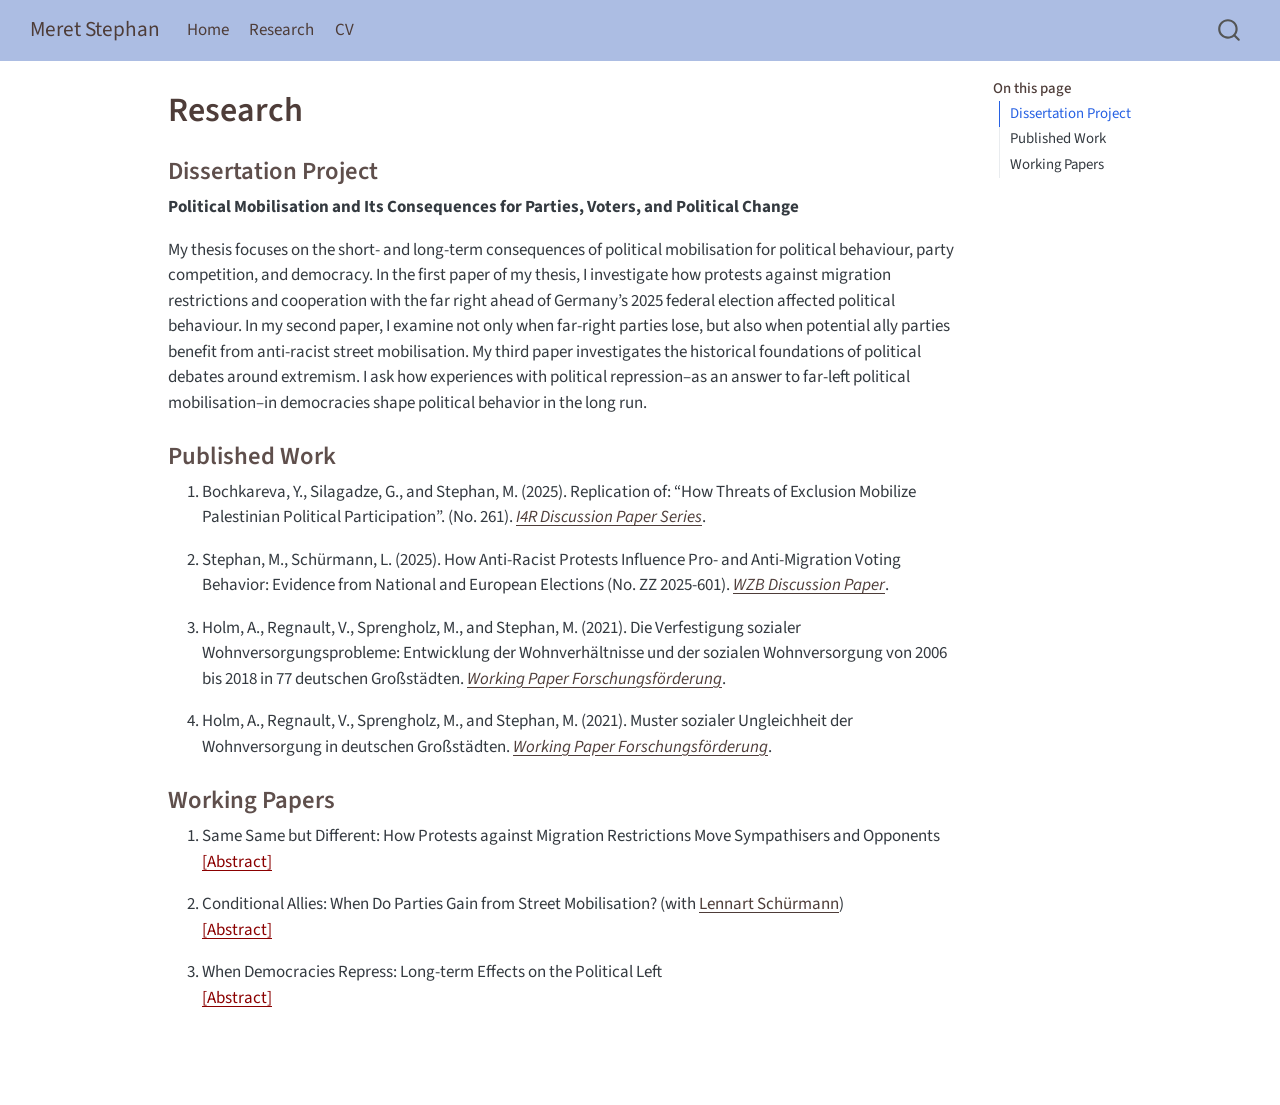
<file: research.html>
<!DOCTYPE html>
<html xmlns="http://www.w3.org/1999/xhtml" lang="en" xml:lang="en"><head>

<meta charset="utf-8">
<meta name="generator" content="quarto-1.11.9">

<meta name="viewport" content="width=device-width, initial-scale=1.0, user-scalable=yes">


<title>Research – Meret Stephan</title>
<style>
/* Default styles provided by pandoc.
** See https://pandoc.org/MANUAL.html#variables-for-html for config info.
*/
span.smallcaps{font-variant: small-caps;}
div.columns{display: flex; gap: 1.5em;}
div.column{flex: auto;}
@media screen {
div.columns{gap: min(4vw, 1.5em);}
div.column{overflow-x: auto;}
}
div.hanging-indent{margin-left: 1.5em; text-indent: -1.5em;}
ul.task-list{list-style: none;}
ul.task-list li input[type="checkbox"] {
  width: 0.8em;
  margin: 0 0.8em 0.2em -1em; /* quarto-specific, see https://github.com/quarto-dev/quarto-cli/issues/4556 */ 
  vertical-align: middle;
}
</style>


<script src="site_libs/quarto-nav/quarto-nav.js"></script>
<script src="site_libs/quarto-nav/headroom.min.js"></script>
<script src="site_libs/clipboard/clipboard.min.js"></script>
<script src="site_libs/quarto-search/autocomplete.umd.js"></script>
<script src="site_libs/quarto-search/fuse.min.js"></script>
<script src="site_libs/quarto-search/quarto-search.js"></script>
<meta name="quarto:offset" content="./">
<script src="site_libs/quarto-html/quarto.js" type="module"></script>
<script src="site_libs/quarto-html/tabsets/tabsets.js" type="module"></script>
<script src="site_libs/quarto-html/scrollable-regions/scrollable-regions.js" type="module"></script>
<script src="site_libs/quarto-html/popper.min.js"></script>
<script src="site_libs/quarto-html/tippy.umd.min.js"></script>
<script src="site_libs/quarto-html/anchor.min.js"></script>
<link href="site_libs/quarto-html/tippy.css" rel="stylesheet">
<link href="site_libs/quarto-html/quarto-syntax-highlighting-63b5708e65d6cd79cd7618c58d0c21e7.css" rel="stylesheet" id="quarto-text-highlighting-styles">
<script src="site_libs/bootstrap/bootstrap.min.js"></script>
<link href="site_libs/bootstrap/bootstrap-icons.css" rel="stylesheet">
<link href="site_libs/bootstrap/bootstrap-b0bacdaee50ff9abb97ae013f25660d1.min.css" rel="stylesheet" append-hash="true" id="quarto-bootstrap" data-mode="light">
<script id="quarto-search-options" type="application/json">{
  "location": "navbar",
  "copy-button": false,
  "collapse-after": 3,
  "panel-placement": "end",
  "type": "overlay",
  "limit": 50,
  "keyboard-shortcut": [
    "f",
    "/",
    "s"
  ],
  "show-item-context": false,
  "language": {
    "search-no-results-text": "No results",
    "search-matching-documents-text": "matching documents",
    "search-copy-link-title": "Copy link to search",
    "search-hide-matches-text": "Hide additional matches",
    "search-more-match-text": "more match in this document",
    "search-more-matches-text": "more matches in this document",
    "search-clear-button-title": "Clear",
    "search-text-placeholder": "",
    "search-detached-cancel-button-title": "Cancel",
    "search-submit-button-title": "Submit",
    "search-label": "Search"
  }
}</script>


<link rel="stylesheet" href="styles.css">
</head>

<body class="nav-fixed quarto-light"><a id="quarto-skip-link" class="visually-hidden-focusable" href="#quarto-document-content">Skip to main content</a>

<div id="quarto-search-results"></div>
  <header id="quarto-header" class="headroom fixed-top">
    <nav class="navbar navbar-expand-lg " data-bs-theme="dark" aria-label="Site">
      <div class="navbar-container container-fluid">
      <div class="navbar-brand-container mx-auto">
    <a class="navbar-brand" href="./index.html">
    <span class="navbar-title">Meret Stephan</span>
    </a>
  </div>
          <button class="navbar-toggler" type="button" data-bs-toggle="collapse" data-bs-target="#navbarCollapse" aria-controls="navbarCollapse" aria-expanded="false" aria-label="Toggle navigation" onclick="if (window.quartoToggleHeadroom) { window.quartoToggleHeadroom(); }">
  <span class="navbar-toggler-icon"></span>
</button>
          <div class="collapse navbar-collapse" id="navbarCollapse">
            <ul class="navbar-nav navbar-nav-scroll me-auto">
  <li class="nav-item">
    <a class="nav-link" href="./index.html"> 
<span class="menu-text">Home</span></a>
  </li>  
  <li class="nav-item">
    <a class="nav-link active" href="./research.html" aria-current="page"> 
<span class="menu-text">Research</span></a>
  </li>  
  <li class="nav-item">
    <a class="nav-link" href="./CV.html"> 
<span class="menu-text">CV</span></a>
  </li>  
</ul>
          </div> <!-- /navcollapse -->
            <div class="quarto-navbar-tools">
</div>
            <div id="quarto-search" class="" title="Search"></div>
      </div> <!-- /container-fluid -->
    </nav>
</header>
<!-- content -->
<div id="quarto-content" class="quarto-container page-columns page-rows-contents page-layout-article page-navbar">
<!-- sidebar -->
<!-- margin-sidebar -->
    <div id="quarto-margin-sidebar" class="sidebar margin-sidebar">
        <nav id="TOC" role="doc-toc" aria-labelledby="toc-title" class="toc-active">
    <h2 id="toc-title">On this page</h2>
   
  <ul>
  <li><a href="#dissertation-project" id="toc-dissertation-project" class="nav-link active" data-scroll-target="#dissertation-project">Dissertation Project</a></li>
  <li><a href="#published-work" id="toc-published-work" class="nav-link" data-scroll-target="#published-work">Published Work</a></li>
  <li><a href="#working-papers" id="toc-working-papers" class="nav-link" data-scroll-target="#working-papers">Working Papers</a></li>
  </ul>
</nav>
    </div>
<!-- main -->
<main class="content" id="quarto-document-content" tabindex="-1">

<header id="title-block-header" class="quarto-title-block default">
<div class="quarto-title">
<h1 class="title">Research</h1>
</div>



<div class="quarto-title-meta">

    
  
    
  </div>
  


</header>


<section id="dissertation-project" class="level3">
<h3 class="anchored" data-anchor-id="dissertation-project">Dissertation Project</h3>
<p><strong>Political Mobilisation and Its Consequences for Parties, Voters, and Political Change</strong></p>
<p>My thesis focuses on the short- and long-term consequences of political mobilisation for political behaviour, party competition, and democracy. In the first paper of my thesis, I investigate how protests against migration restrictions and cooperation with the far right ahead of Germany’s 2025 federal election affected political behaviour. In my second paper, I examine not only when far-right parties lose, but also when potential ally parties benefit from anti-racist street mobilisation. My third paper investigates the historical foundations of political debates around extremism. I ask how experiences with political repression–as an answer to far-left political mobilisation–in democracies shape political behavior in the long run.</p>
</section>
<section id="published-work" class="level3">
<h3 class="anchored" data-anchor-id="published-work">Published Work</h3>
<ol type="1">
<li><p>Bochkareva, Y., Silagadze, G., and Stephan, M. (2025). Replication of: “How Threats of Exclusion Mobilize Palestinian Political Participation”. (No.&nbsp;261). <a href="https://www.econstor.eu/handle/10419/326980"><em>I4R Discussion Paper Series</em></a>.</p></li>
<li><p>Stephan, M., Schürmann, L. (2025). How Anti-Racist Protests Influence Pro- and Anti-Migration Voting Behavior: Evidence from National and European Elections (No.&nbsp;ZZ 2025-601). <a href="https://www.econstor.eu/handle/10419/309433"><em>WZB Discussion Paper</em></a>.</p></li>
<li><p>Holm, A., Regnault, V., Sprengholz, M., and Stephan, M. (2021). Die Verfestigung sozialer Wohnversorgungsprobleme: Entwicklung der Wohnverhältnisse und der sozialen Wohnversorgung von 2006 bis 2018 in 77 deutschen Großstädten. <a href="https://www.econstor.eu/handle/10419/234975"><em>Working Paper Forschungsförderung</em></a>.</p></li>
<li><p>Holm, A., Regnault, V., Sprengholz, M., and Stephan, M. (2021). Muster sozialer Ungleichheit der Wohnversorgung in deutschen Großstädten. <a href="https://www.econstor.eu/handle/10419/237091"><em>Working Paper Forschungsförderung</em></a>.</p></li>
</ol>
</section>
<section id="working-papers" class="level3">
<h3 class="anchored" data-anchor-id="working-papers">Working Papers</h3>
<ol type="1">
<li><p>Same Same but Different: How Protests against Migration Restrictions Move Sympathisers and Opponents <br> <a href="javascript:void(0);" onclick="this.nextElementSibling.style.display = this.nextElementSibling.style.display === 'none' ? 'inline' : 'none';" style="color: darkred; cursor: pointer;">[Abstract]</a><span style="display: none;"> <br> Do protests lead to electoral change, and are these effects uniform across localities and individuals? I argue that the same mobilisation can have different effects depending on local political contexts and individuals’ prior preferences, because different mechanisms operate among different groups. I study protests against migration restrictions and cooperation with the far right ahead of Germany’s 2025 federal election, combining protest-event data (ACLED), municipal election results (GERDA), and individual-level panel data (GLES). Protest exposure increased support for the pro-migration Left, decreased AfD support, and, less robustly, increased CDU/CSU support, the latter concentrated in areas with greater prior anti-migration support. Individual-level results help explain these local patterns: among left-leaning and pro-immigration respondents, protests reinforced pro-immigration attitudes and Left support, whereas anti-immigration respondents shifted from the AfD toward the CDU/CSU without changing underlying attitudes. The same mobilisation thus reinforces sympathisers’ attitudes while changing the electoral behaviour, but not the attitudes, of opponents. </span></p></li>
<li><p>Conditional Allies: When Do Parties Gain from Street Mobilisation? (with <a href="https://schuermannl.github.io/">Lennart Schürmann</a>) <br> <a href="javascript:void(0);" onclick="this.nextElementSibling.style.display = this.nextElementSibling.style.display === 'none' ? 'inline' : 'none';" style="color: darkred; cursor: pointer;">[Abstract]</a><span style="display: none;"> <br> When do parties benefit electorally from protest mobilisation? Research shows that anti-far-right mobilisation can hurt targeted parties. Yet, we know less about which parties gain from mobilisation, particularly in multi-party systems. We argue that parties benefit only when they are credibly positioned and electorally viable. When these conditions are met, stronger protest signals amplify electoral gains. We test this argument using two waves of anti-racist mobilisation in Germany following the 2020 Hanau terrorist attack and the 2024 revelation of far-right mass deportation plans. Using electoral-district voting data and difference-in-differences designs, we exploit variation in protest presence, frequency, and size. Protest exposure reduced AfD support in both elections. Yet, the Greens gained only in 2021, when viable and credibly positioned as pro-migration. The SPD lacked credibility, and the Left lacked viability. Losses for institutional enemies do not automatically translate into gains for opponents, but depend on credible positioning and electoral viability. </span></p></li>
<li><p>When Democracies Repress: Long-term Effects on the Political Left <br> <a href="javascript:void(0);" onclick="this.nextElementSibling.style.display = this.nextElementSibling.style.display === 'none' ? 'inline' : 'none';" style="color: darkred; cursor: pointer;">[Abstract]</a><span style="display: none;"> <br> How does political repression within a democracy shape political attitudes in the long run? This project examines the lasting consequences of the Radikalenerlass, a 1972 decree that subjected applicants for public employment in Germany to political loyalty screening and was applied predominantly against individuals affiliated with the radical left. Although adopted nationally, the intensity and duration of its enforcement varied substantially across states and, potentially, districts. I leverage this variation to examine whether individuals exposed to more intensive enforcement during their formative years subsequently display weaker identification with and greater distance from the political left. I further ask whether these effects persist beyond directly exposed cohorts, indicating intergenerational transmission. Theoretically, I distinguish three mechanisms through which the decree may have produced persistent effects: preference internalisation, chilling effects extending beyond those directly sanctioned, and the institutional legitimisation of a perceived symmetry between radical-left and radical-right politics. Empirically, the project combines historical variation in the enforcement of the Radikalenerlass with individual-level survey data on political attitudes and party preferences. By studying a time-limited episode of bureaucratic repression within a liberal democracy, the project examines whether state institutions can durably reshape the perceived boundaries of legitimate political expression even in the absence of authoritarian rule or large-scale coercion. </span></p></li>
</ol>


</section>

</main> <!-- /main -->
<script id="quarto-html-after-body" type="application/javascript">
  window.document.addEventListener("DOMContentLoaded", function (event) {
    const icon = "";
    const anchorJS = new window.AnchorJS();
    anchorJS.options = {
      placement: 'right',
      icon: icon
    };
    anchorJS.add('.anchored');
    const isCodeAnnotation = (el) => {
      for (const clz of el.classList) {
        if (clz.startsWith('code-annotation-')) {                     
          return true;
        }
      }
      return false;
    }
    const onCopySuccess = function(e) {
      // button target
      const button = e.trigger;
      // don't keep focus
      button.blur();
      // flash "checked"
      button.classList.add('code-copy-button-checked');
      var currentTitle = button.getAttribute("title");
      button.setAttribute("title", "Copied!");
      let tooltip;
      if (window.bootstrap) {
        button.setAttribute("data-bs-toggle", "tooltip");
        button.setAttribute("data-bs-placement", "left");
        button.setAttribute("data-bs-title", "Copied!");
        tooltip = new bootstrap.Tooltip(button, 
          { trigger: "manual", 
            customClass: "code-copy-button-tooltip",
            offset: [0, -8]});
        tooltip.show();    
      }
      setTimeout(function() {
        if (tooltip) {
          tooltip.hide();
          button.removeAttribute("data-bs-title");
          button.removeAttribute("data-bs-toggle");
          button.removeAttribute("data-bs-placement");
        }
        button.setAttribute("title", currentTitle);
        button.classList.remove('code-copy-button-checked');
      }, 1000);
      // clear code selection
      e.clearSelection();
    }
    const getTextToCopy = function(trigger) {
      const outerScaffold = trigger.parentElement.cloneNode(true);
      const codeEl = outerScaffold.querySelector('code');
      for (const childEl of codeEl.children) {
        if (isCodeAnnotation(childEl)) {
          childEl.remove();
        }
      }
      return codeEl.innerText;
    }
    const clipboard = new window.ClipboardJS('.code-copy-button:not([data-in-quarto-modal])', {
      text: getTextToCopy
    });
    clipboard.on('success', onCopySuccess);
    if (window.document.getElementById('quarto-embedded-source-code-modal')) {
      const clipboardModal = new window.ClipboardJS('.code-copy-button[data-in-quarto-modal]', {
        text: getTextToCopy,
        container: window.document.getElementById('quarto-embedded-source-code-modal')
      });
      clipboardModal.on('success', onCopySuccess);
    }
      var localhostRegex = new RegExp(/^(?:http|https):\/\/localhost\:?[0-9]*\//);
      var mailtoRegex = new RegExp(/^mailto:/);
        var filterRegex = new RegExp("https:\/\/MeretStephan\.github\.io\/meretstephan\.github\.io\/");
      var isInternal = (href) => {
          return filterRegex.test(href) || localhostRegex.test(href) || mailtoRegex.test(href);
      }
      // Inspect non-navigation links and adorn them if external
      window.quartoDecorateExternalLinks = function (root) {
     var links = (root || window.document).querySelectorAll('a[href]:not(.nav-link):not(.navbar-brand):not(.toc-action):not(.sidebar-link):not(.sidebar-item-toggle):not(.pagination-link):not(.no-external):not([aria-hidden]):not(.dropdown-item):not(.quarto-navigation-tool):not(.about-link)');
      for (var i=0; i<links.length; i++) {
        const link = links[i];
        if (!isInternal(link.href)) {
          // undo the damage that might have been done by quarto-nav.js in the case of
          // links that we want to consider external
          if (link.dataset.originalHref !== undefined) {
            link.href = link.dataset.originalHref;
          }
          if (!link.classList.contains('no-external-icon')) {
          }
        }
      }
      };
      window.quartoDecorateExternalLinks(window.document);
    // Esc closes the popup (WCAG 1.4.13) and focus leaving both trigger and
    // popup closes it (WCAG 2.4.11); tippy handles neither for interactive popups.
    const hideOnEscAndFocusOut = {
      name: 'hideOnEscAndFocusOut',
      defaultValue: true,
      fn(instance) {
        const dismiss = () => {
          // A show scheduled by the trigger delay would otherwise reopen it
          instance.clearDelayTimeouts();
          instance.hide();
        };
        const onKeyDown = (event) => {
          if (event.key !== 'Escape') {
            return;
          }
          // Keep Esc from also reaching page handlers (e.g. reveal.js overview),
          // except an open reveal.js slide menu, which Esc should close too.
          // The menu handles keys only when its keyboard option is on.
          const menuHandlesEsc = window.Reveal?.getPlugin?.('menu')?.isOpen() &&
            window.Reveal.getConfig().menu?.keyboard !== false;
          if (!menuHandlesEsc) {
            event.stopPropagation();
          }
          if (instance.popper.contains(window.document.activeElement)) {
            // Disabled while refocusing so the focus trigger does not reopen it
            instance.disable();
            instance.reference.focus();
            instance.enable();
          }
          dismiss();
        };
        const onFocusOut = (event) => {
          const target = event.relatedTarget;
          if (target && !instance.reference.contains(target) &&
              !instance.popper.contains(target)) {
            dismiss();
          }
        };
        // On the trigger too: a click trigger (code-annotations: select) has no
        // blur handling. Attached for the instance's lifetime so leaving the
        // trigger also cancels a show still pending on the trigger delay.
        instance.reference.addEventListener('focusout', onFocusOut);
        return {
          onShow() {
            window.document.addEventListener('keydown', onKeyDown, true);
            instance.popper.addEventListener('focusout', onFocusOut);
          },
          onHide() {
            window.document.removeEventListener('keydown', onKeyDown, true);
            instance.popper.removeEventListener('focusout', onFocusOut);
          },
          onDestroy() {
            instance.reference.removeEventListener('focusout', onFocusOut);
          },
        };
      },
    };
    function tippyHover(el, contentFn, onTriggerFn, onUntriggerFn) {
      const config = {
        allowHTML: true,
        maxWidth: 500,
        delay: 100,
        arrow: false,
        appendTo: function(el) {
            return el.parentElement;
        },
        interactive: true,
        interactiveBorder: 10,
        theme: 'quarto',
        placement: 'bottom-start',
        plugins: [hideOnEscAndFocusOut],
      };
      if (contentFn) {
        config.content = contentFn;
      }
      if (onTriggerFn) {
        config.onTrigger = onTriggerFn;
      }
      if (onUntriggerFn) {
        config.onUntrigger = onUntriggerFn;
      }
      window.tippy(el, config); 
    }
    const noterefs = window.document.querySelectorAll('a[role="doc-noteref"]');
    for (var i=0; i<noterefs.length; i++) {
      const ref = noterefs[i];
      tippyHover(ref, function() {
        // use id or data attribute instead here
        let href = ref.getAttribute('data-footnote-href') || ref.getAttribute('href');
        try { href = new URL(href).hash; } catch {}
        const id = href.replace(/^#\/?/, "");
        const note = window.document.getElementById(id);
        if (note) {
          return note.innerHTML;
        } else {
          return "";
        }
      });
    }
    const xrefs = window.document.querySelectorAll('a.quarto-xref');
    const processXRef = (id, note) => {
      // Strip column container classes
      const stripColumnClz = (el) => {
        el.classList.remove("page-full", "page-columns");
        if (el.children) {
          for (const child of el.children) {
            stripColumnClz(child);
          }
        }
      }
      stripColumnClz(note)
      if (id === null || id.startsWith('sec-')) {
        // Special case sections, only their first couple elements
        const container = document.createElement("div");
        if (note.children && note.children.length > 2) {
          container.appendChild(note.children[0].cloneNode(true));
          for (let i = 1; i < note.children.length; i++) {
            const child = note.children[i];
            if (child.tagName === "P" && child.innerText === "") {
              continue;
            } else {
              container.appendChild(child.cloneNode(true));
              break;
            }
          }
          if (window.Quarto?.typesetMath) {
            window.Quarto.typesetMath(container);
          }
          return container.innerHTML
        } else {
          if (window.Quarto?.typesetMath) {
            window.Quarto.typesetMath(note);
          }
          return note.innerHTML;
        }
      } else {
        // Remove any anchor links if they are present
        const anchorLink = note.querySelector('a.anchorjs-link');
        if (anchorLink) {
          anchorLink.remove();
        }
        if (window.Quarto?.typesetMath) {
          window.Quarto.typesetMath(note);
        }
        if (note.classList.contains("callout")) {
          return note.outerHTML;
        } else {
          return note.innerHTML;
        }
      }
    }
    for (var i=0; i<xrefs.length; i++) {
      const xref = xrefs[i];
      tippyHover(xref, undefined, function(instance) {
        instance.disable();
        let url = xref.getAttribute('href');
        let hash = undefined; 
        if (url.startsWith('#')) {
          hash = url;
        } else {
          try { hash = new URL(url).hash; } catch {}
        }
        if (hash) {
          const id = hash.replace(/^#\/?/, "");
          const note = window.document.getElementById(id);
          if (note !== null) {
            try {
              const html = processXRef(id, note.cloneNode(true));
              instance.setContent(html);
            } finally {
              instance.enable();
              instance.show();
            }
          } else {
            // See if we can fetch this
            fetch(url.split('#')[0])
            .then(res => res.text())
            .then(html => {
              const parser = new DOMParser();
              const htmlDoc = parser.parseFromString(html, "text/html");
              const note = htmlDoc.getElementById(id);
              if (note !== null) {
                const html = processXRef(id, note);
                instance.setContent(html);
              } 
            }).finally(() => {
              instance.enable();
              instance.show();
            });
          }
        } else {
          // See if we can fetch a full url (with no hash to target)
          // This is a special case and we should probably do some content thinning / targeting
          fetch(url)
          .then(res => res.text())
          .then(html => {
            const parser = new DOMParser();
            const htmlDoc = parser.parseFromString(html, "text/html");
            const note = htmlDoc.querySelector('main.content');
            if (note !== null) {
              // This should only happen for chapter cross references
              // (since there is no id in the URL)
              // remove the first header
              if (note.children.length > 0 && note.children[0].tagName === "HEADER") {
                note.children[0].remove();
              }
              const html = processXRef(null, note);
              instance.setContent(html);
            } 
          }).finally(() => {
            instance.enable();
            instance.show();
          });
        }
      }, function(instance) {
      });
    }
        let selectedAnnoteEl;
        const selectorForAnnotation = ( cell, annotation) => {
          let cellAttr = 'data-code-cell="' + cell + '"';
          let lineAttr = 'data-code-annotation="' +  annotation + '"';
          const selector = 'span[' + cellAttr + '][' + lineAttr + ']';
          return selector;
        }
        const selectCodeLines = (annoteEl) => {
          const doc = window.document;
          const targetCell = annoteEl.getAttribute("data-target-cell");
          const targetAnnotation = annoteEl.getAttribute("data-target-annotation");
          const annoteSpan = window.document.querySelector(selectorForAnnotation(targetCell, targetAnnotation));
          const lines = annoteSpan.getAttribute("data-code-lines").split(",");
          const lineIds = lines.map((line) => {
            return targetCell + "-" + line;
          })
          // Each band is positioned against its own containing block, which is
          // not the offsetParent of the lines, so place it from client rects.
          const placeBand = (band, firstEl, lastEl, codeBlock) => {
            const container = band.offsetParent;
            if (container === null) {
              return;
            }
            const containerRect = container.getBoundingClientRect();
            // Reveal.js scales slides with a transform, so convert client
            // pixels back to the CSS pixels of the container.
            const scale = containerRect.height / container.offsetHeight || 1;
            const firstRect = firstEl.getBoundingClientRect();
            const lastRect = lastEl.getBoundingClientRect();
            const top = (firstRect.top - containerRect.top) / scale - container.clientTop + container.scrollTop;
            const height = (lastRect.bottom - firstRect.top) / scale;
            band.style.top = top - 2 + "px";
            band.style.height = height + 4 + "px";
            if (codeBlock) {
              // Without the copy button wrapper, the containing block is wider
              // than the code block, so span the code block explicitly.
              const blockRect = codeBlock.getBoundingClientRect();
              band.style.left = (blockRect.left - containerRect.left) / scale - container.clientLeft + container.scrollLeft + "px";
              band.style.width = blockRect.width / scale + "px";
            }
          };
          if (lineIds.length > 0) {
            const el = window.document.getElementById(lineIds[0]);
            const lastEl = window.document.getElementById(lineIds[lineIds.length - 1]);
            const parent = el.parentElement.parentElement;
            // cook up a div (if necessary) and position it
            let div = window.document.getElementById("code-annotation-line-highlight");
            if (div === null) {
              div = window.document.createElement("div");
              div.setAttribute("id", "code-annotation-line-highlight");
              div.style.position = 'absolute';
              parent.appendChild(div);
            }
            placeBand(div, el, lastEl, parent.closest("div.sourceCode") || parent);
            let gutterDiv = window.document.getElementById("code-annotation-line-highlight-gutter");
            if (gutterDiv === null) {
              gutterDiv = window.document.createElement("div");
              gutterDiv.setAttribute("id", "code-annotation-line-highlight-gutter");
              gutterDiv.style.position = 'absolute';
              const codeCell = window.document.getElementById(targetCell);
              const gutter = codeCell.querySelector('.code-annotation-gutter');
              gutter.appendChild(gutterDiv);
            }
            placeBand(gutterDiv, el, lastEl);
            selectedAnnoteEl = annoteEl;
          }
        };
        const unselectCodeLines = () => {
          const elementsIds = ["code-annotation-line-highlight", "code-annotation-line-highlight-gutter"];
          elementsIds.forEach((elId) => {
            const div = window.document.getElementById(elId);
            if (div) {
              div.remove();
            }
          });
          selectedAnnoteEl = undefined;
        };
          // Handle positioning of the toggle
      window.addEventListener(
        "resize",
        throttle(() => {
          elRect = undefined;
          if (selectedAnnoteEl) {
            selectCodeLines(selectedAnnoteEl);
          }
        }, 10)
      );
      function throttle(fn, ms) {
      let throttle = false;
      let timer;
        return (...args) => {
          if(!throttle) { // first call gets through
              fn.apply(this, args);
              throttle = true;
          } else { // all the others get throttled
              if(timer) clearTimeout(timer); // cancel #2
              timer = setTimeout(() => {
                fn.apply(this, args);
                timer = throttle = false;
              }, ms);
          }
        };
      }
        // Attach click handler to the DT
        const annoteDls = window.document.querySelectorAll('dt[data-target-cell]');
        for (const annoteDlNode of annoteDls) {
          annoteDlNode.addEventListener('click', (event) => {
            const clickedEl = event.target;
            if (clickedEl !== selectedAnnoteEl) {
              unselectCodeLines();
              const activeEl = window.document.querySelector('dt[data-target-cell].code-annotation-active');
              if (activeEl) {
                activeEl.classList.remove('code-annotation-active');
              }
              selectCodeLines(clickedEl);
              clickedEl.classList.add('code-annotation-active');
            } else {
              // Unselect the line
              unselectCodeLines();
              clickedEl.classList.remove('code-annotation-active');
            }
          });
        }
    const findCites = (el) => {
      const parentEl = el.parentElement;
      if (parentEl) {
        const cites = parentEl.dataset.cites;
        if (cites) {
          return {
            el,
            cites: cites.split(' ')
          };
        } else {
          return findCites(el.parentElement)
        }
      } else {
        return undefined;
      }
    };
    var bibliorefs = window.document.querySelectorAll('a[role="doc-biblioref"]');
    for (var i=0; i<bibliorefs.length; i++) {
      const ref = bibliorefs[i];
      const citeInfo = findCites(ref);
      if (citeInfo) {
        tippyHover(citeInfo.el, function() {
          var popup = window.document.createElement('div');
          citeInfo.cites.forEach(function(cite) {
            var citeDiv = window.document.createElement('div');
            citeDiv.classList.add('hanging-indent');
            citeDiv.classList.add('csl-entry');
            var biblioDiv = window.document.getElementById('ref-' + cite);
            if (biblioDiv) {
              citeDiv.innerHTML = biblioDiv.innerHTML;
            }
            popup.appendChild(citeDiv);
          });
          return popup.innerHTML;
        });
      }
    }
  });
  </script>
  <script type="application/javascript">
  window.quartoScrollableRegionsLabels = {"code":"Scrollable code","output":"Scrollable output"};
  </script>
</div> <!-- /content -->




</body></html>
</file>
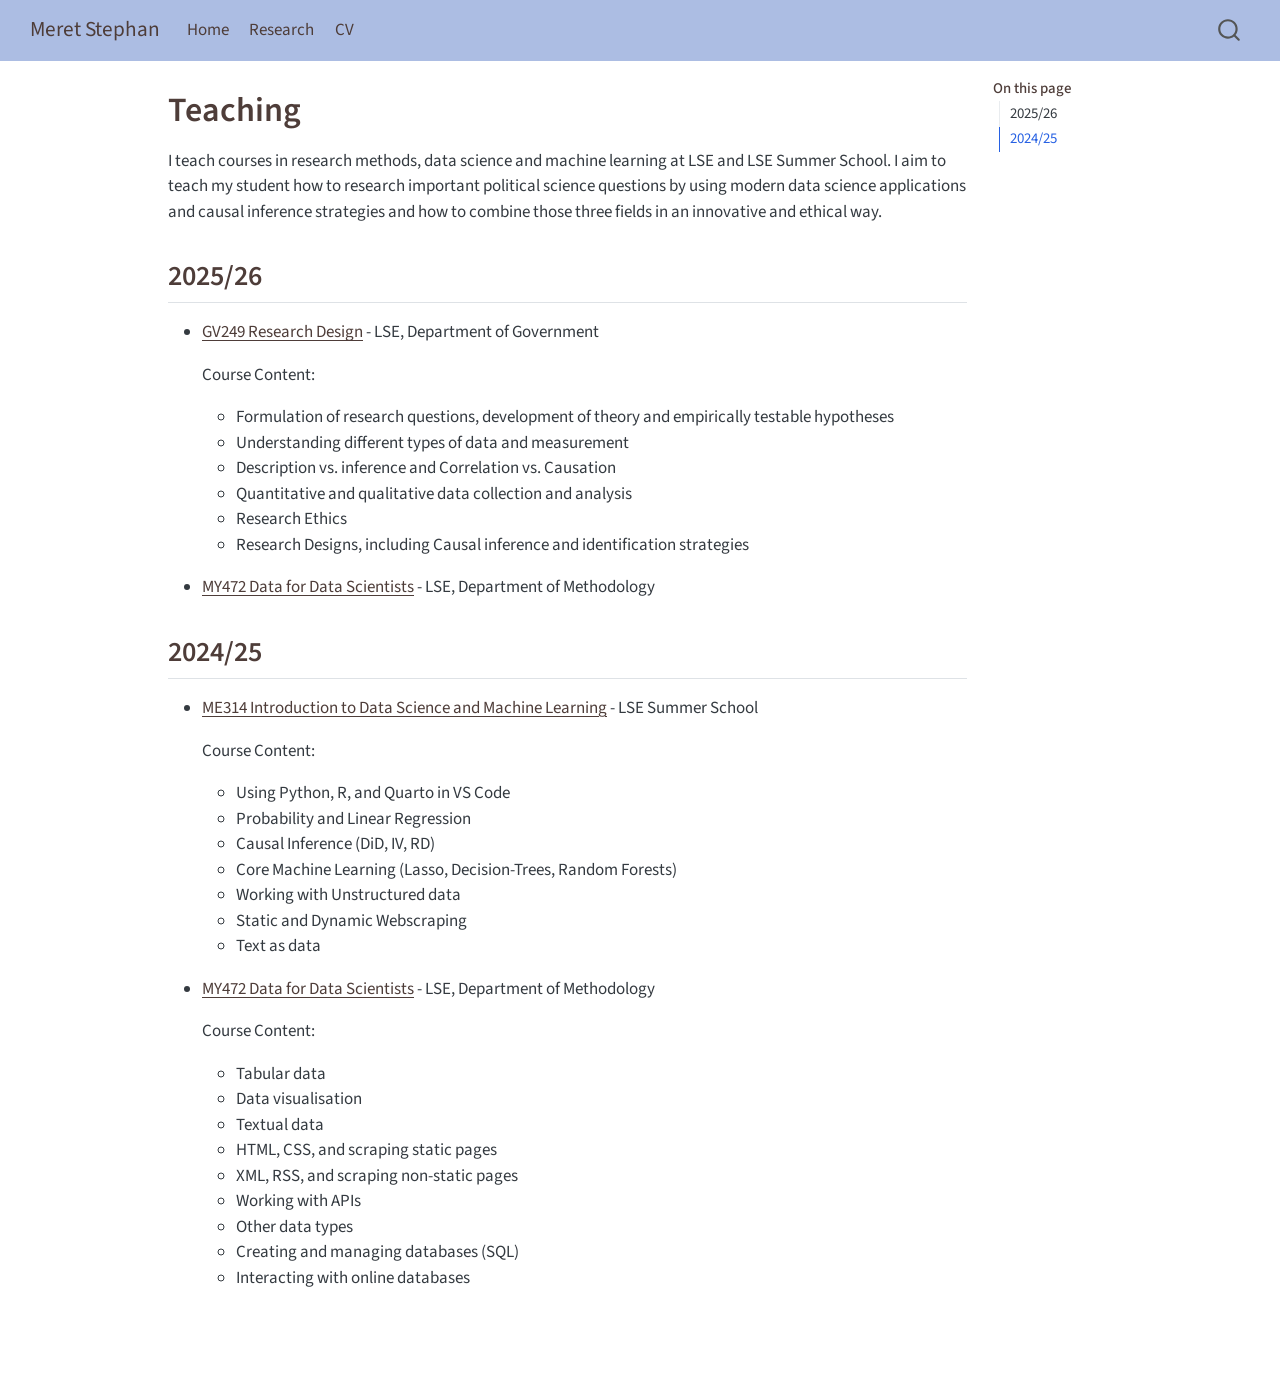
<file: teaching.html>
<!DOCTYPE html>
<html xmlns="http://www.w3.org/1999/xhtml" lang="en" xml:lang="en"><head>

<meta charset="utf-8">
<meta name="generator" content="quarto-1.11.9">

<meta name="viewport" content="width=device-width, initial-scale=1.0, user-scalable=yes">


<title>Teaching – Meret Stephan</title>
<style>
/* Default styles provided by pandoc.
** See https://pandoc.org/MANUAL.html#variables-for-html for config info.
*/
span.smallcaps{font-variant: small-caps;}
div.columns{display: flex; gap: 1.5em;}
div.column{flex: auto;}
@media screen {
div.columns{gap: min(4vw, 1.5em);}
div.column{overflow-x: auto;}
}
div.hanging-indent{margin-left: 1.5em; text-indent: -1.5em;}
ul.task-list{list-style: none;}
ul.task-list li input[type="checkbox"] {
  width: 0.8em;
  margin: 0 0.8em 0.2em -1em; /* quarto-specific, see https://github.com/quarto-dev/quarto-cli/issues/4556 */ 
  vertical-align: middle;
}
</style>


<script src="site_libs/quarto-nav/quarto-nav.js"></script>
<script src="site_libs/quarto-nav/headroom.min.js"></script>
<script src="site_libs/clipboard/clipboard.min.js"></script>
<script src="site_libs/quarto-search/autocomplete.umd.js"></script>
<script src="site_libs/quarto-search/fuse.min.js"></script>
<script src="site_libs/quarto-search/quarto-search.js"></script>
<meta name="quarto:offset" content="./">
<script src="site_libs/quarto-html/quarto.js" type="module"></script>
<script src="site_libs/quarto-html/tabsets/tabsets.js" type="module"></script>
<script src="site_libs/quarto-html/scrollable-regions/scrollable-regions.js" type="module"></script>
<script src="site_libs/quarto-html/popper.min.js"></script>
<script src="site_libs/quarto-html/tippy.umd.min.js"></script>
<script src="site_libs/quarto-html/anchor.min.js"></script>
<link href="site_libs/quarto-html/tippy.css" rel="stylesheet">
<link href="site_libs/quarto-html/quarto-syntax-highlighting-63b5708e65d6cd79cd7618c58d0c21e7.css" rel="stylesheet" id="quarto-text-highlighting-styles">
<script src="site_libs/bootstrap/bootstrap.min.js"></script>
<link href="site_libs/bootstrap/bootstrap-icons.css" rel="stylesheet">
<link href="site_libs/bootstrap/bootstrap-b0bacdaee50ff9abb97ae013f25660d1.min.css" rel="stylesheet" append-hash="true" id="quarto-bootstrap" data-mode="light">
<script id="quarto-search-options" type="application/json">{
  "location": "navbar",
  "copy-button": false,
  "collapse-after": 3,
  "panel-placement": "end",
  "type": "overlay",
  "limit": 50,
  "keyboard-shortcut": [
    "f",
    "/",
    "s"
  ],
  "show-item-context": false,
  "language": {
    "search-no-results-text": "No results",
    "search-matching-documents-text": "matching documents",
    "search-copy-link-title": "Copy link to search",
    "search-hide-matches-text": "Hide additional matches",
    "search-more-match-text": "more match in this document",
    "search-more-matches-text": "more matches in this document",
    "search-clear-button-title": "Clear",
    "search-text-placeholder": "",
    "search-detached-cancel-button-title": "Cancel",
    "search-submit-button-title": "Submit",
    "search-label": "Search"
  }
}</script>


<link rel="stylesheet" href="styles.css">
</head>

<body class="nav-fixed quarto-light"><a id="quarto-skip-link" class="visually-hidden-focusable" href="#quarto-document-content">Skip to main content</a>

<div id="quarto-search-results"></div>
  <header id="quarto-header" class="headroom fixed-top">
    <nav class="navbar navbar-expand-lg " data-bs-theme="dark" aria-label="Site">
      <div class="navbar-container container-fluid">
      <div class="navbar-brand-container mx-auto">
    <a class="navbar-brand" href="./index.html">
    <span class="navbar-title">Meret Stephan</span>
    </a>
  </div>
          <button class="navbar-toggler" type="button" data-bs-toggle="collapse" data-bs-target="#navbarCollapse" aria-controls="navbarCollapse" aria-expanded="false" aria-label="Toggle navigation" onclick="if (window.quartoToggleHeadroom) { window.quartoToggleHeadroom(); }">
  <span class="navbar-toggler-icon"></span>
</button>
          <div class="collapse navbar-collapse" id="navbarCollapse">
            <ul class="navbar-nav navbar-nav-scroll me-auto">
  <li class="nav-item">
    <a class="nav-link" href="./index.html"> 
<span class="menu-text">Home</span></a>
  </li>  
  <li class="nav-item">
    <a class="nav-link" href="./research.html"> 
<span class="menu-text">Research</span></a>
  </li>  
  <li class="nav-item">
    <a class="nav-link" href="./CV.html"> 
<span class="menu-text">CV</span></a>
  </li>  
</ul>
          </div> <!-- /navcollapse -->
            <div class="quarto-navbar-tools">
</div>
            <div id="quarto-search" class="" title="Search"></div>
      </div> <!-- /container-fluid -->
    </nav>
</header>
<!-- content -->
<div id="quarto-content" class="quarto-container page-columns page-rows-contents page-layout-article page-navbar">
<!-- sidebar -->
<!-- margin-sidebar -->
    <div id="quarto-margin-sidebar" class="sidebar margin-sidebar">
        <nav id="TOC" role="doc-toc" aria-labelledby="toc-title" class="toc-active">
    <h2 id="toc-title">On this page</h2>
   
  <ul>
  <li><a href="#section" id="toc-section" class="nav-link active" data-scroll-target="#section">2025/26</a></li>
  <li><a href="#section-1" id="toc-section-1" class="nav-link" data-scroll-target="#section-1">2024/25</a></li>
  </ul>
</nav>
    </div>
<!-- main -->
<main class="content" id="quarto-document-content" tabindex="-1">

<header id="title-block-header" class="quarto-title-block default">
<div class="quarto-title">
<h1 class="title">Teaching</h1>
</div>



<div class="quarto-title-meta">

    
  
    
  </div>
  


</header>


<p>I teach courses in research methods, data science and machine learning at LSE and LSE Summer School. I aim to teach my student how to research important political science questions by using modern data science applications and causal inference strategies and how to combine those three fields in an innovative and ethical way.</p>
<section id="section" class="level2">
<h2 class="anchored" data-anchor-id="section">2025/26</h2>
<ul>
<li><p><a href="https://www.lse.ac.uk/resources/calendar2020-2021/courseGuides/GV/2020_GV249.htm">GV249 Research Design</a> - LSE, Department of Government</p>
<p>Course Content:</p>
<ul>
<li>Formulation of research questions, development of theory and empirically testable hypotheses</li>
<li>Understanding different types of data and measurement</li>
<li>Description vs.&nbsp;inference and Correlation vs.&nbsp;Causation</li>
<li>Quantitative and qualitative data collection and analysis</li>
<li>Research Ethics</li>
<li>Research Designs, including Causal inference and identification strategies</li>
</ul></li>
<li><p><a href="https://lse-my472.github.io/">MY472 Data for Data Scientists</a> - LSE, Department of Methodology</p></li>
</ul>
</section>
<section id="section-1" class="level2">
<h2 class="anchored" data-anchor-id="section-1">2024/25</h2>
<ul>
<li><p><a href="https://www.lse.ac.uk/study-at-lse/summer-schools/summer-school/courses/research-methods/me314">ME314 Introduction to Data Science and Machine Learning</a> - LSE Summer School</p>
<p>Course Content:</p>
<ul>
<li>Using Python, R, and Quarto in VS Code</li>
<li>Probability and Linear Regression</li>
<li>Causal Inference (DiD, IV, RD)</li>
<li>Core Machine Learning (Lasso, Decision-Trees, Random Forests)</li>
<li>Working with Unstructured data</li>
<li>Static and Dynamic Webscraping</li>
<li>Text as data</li>
</ul></li>
<li><p><a href="https://lse-my472.github.io/">MY472 Data for Data Scientists</a> - LSE, Department of Methodology</p>
<p>Course Content:</p>
<ul>
<li>Tabular data</li>
<li>Data visualisation</li>
<li>Textual data</li>
<li>HTML, CSS, and scraping static pages</li>
<li>XML, RSS, and scraping non-static pages</li>
<li>Working with APIs</li>
<li>Other data types</li>
<li>Creating and managing databases (SQL)</li>
<li>Interacting with online databases</li>
</ul></li>
</ul>


</section>

</main> <!-- /main -->
<script id="quarto-html-after-body" type="application/javascript">
  window.document.addEventListener("DOMContentLoaded", function (event) {
    const icon = "";
    const anchorJS = new window.AnchorJS();
    anchorJS.options = {
      placement: 'right',
      icon: icon
    };
    anchorJS.add('.anchored');
    const isCodeAnnotation = (el) => {
      for (const clz of el.classList) {
        if (clz.startsWith('code-annotation-')) {                     
          return true;
        }
      }
      return false;
    }
    const onCopySuccess = function(e) {
      // button target
      const button = e.trigger;
      // don't keep focus
      button.blur();
      // flash "checked"
      button.classList.add('code-copy-button-checked');
      var currentTitle = button.getAttribute("title");
      button.setAttribute("title", "Copied!");
      let tooltip;
      if (window.bootstrap) {
        button.setAttribute("data-bs-toggle", "tooltip");
        button.setAttribute("data-bs-placement", "left");
        button.setAttribute("data-bs-title", "Copied!");
        tooltip = new bootstrap.Tooltip(button, 
          { trigger: "manual", 
            customClass: "code-copy-button-tooltip",
            offset: [0, -8]});
        tooltip.show();    
      }
      setTimeout(function() {
        if (tooltip) {
          tooltip.hide();
          button.removeAttribute("data-bs-title");
          button.removeAttribute("data-bs-toggle");
          button.removeAttribute("data-bs-placement");
        }
        button.setAttribute("title", currentTitle);
        button.classList.remove('code-copy-button-checked');
      }, 1000);
      // clear code selection
      e.clearSelection();
    }
    const getTextToCopy = function(trigger) {
      const outerScaffold = trigger.parentElement.cloneNode(true);
      const codeEl = outerScaffold.querySelector('code');
      for (const childEl of codeEl.children) {
        if (isCodeAnnotation(childEl)) {
          childEl.remove();
        }
      }
      return codeEl.innerText;
    }
    const clipboard = new window.ClipboardJS('.code-copy-button:not([data-in-quarto-modal])', {
      text: getTextToCopy
    });
    clipboard.on('success', onCopySuccess);
    if (window.document.getElementById('quarto-embedded-source-code-modal')) {
      const clipboardModal = new window.ClipboardJS('.code-copy-button[data-in-quarto-modal]', {
        text: getTextToCopy,
        container: window.document.getElementById('quarto-embedded-source-code-modal')
      });
      clipboardModal.on('success', onCopySuccess);
    }
      var localhostRegex = new RegExp(/^(?:http|https):\/\/localhost\:?[0-9]*\//);
      var mailtoRegex = new RegExp(/^mailto:/);
        var filterRegex = new RegExp("https:\/\/MeretStephan\.github\.io\/meretstephan\.github\.io\/");
      var isInternal = (href) => {
          return filterRegex.test(href) || localhostRegex.test(href) || mailtoRegex.test(href);
      }
      // Inspect non-navigation links and adorn them if external
      window.quartoDecorateExternalLinks = function (root) {
     var links = (root || window.document).querySelectorAll('a[href]:not(.nav-link):not(.navbar-brand):not(.toc-action):not(.sidebar-link):not(.sidebar-item-toggle):not(.pagination-link):not(.no-external):not([aria-hidden]):not(.dropdown-item):not(.quarto-navigation-tool):not(.about-link)');
      for (var i=0; i<links.length; i++) {
        const link = links[i];
        if (!isInternal(link.href)) {
          // undo the damage that might have been done by quarto-nav.js in the case of
          // links that we want to consider external
          if (link.dataset.originalHref !== undefined) {
            link.href = link.dataset.originalHref;
          }
          if (!link.classList.contains('no-external-icon')) {
          }
        }
      }
      };
      window.quartoDecorateExternalLinks(window.document);
    // Esc closes the popup (WCAG 1.4.13) and focus leaving both trigger and
    // popup closes it (WCAG 2.4.11); tippy handles neither for interactive popups.
    const hideOnEscAndFocusOut = {
      name: 'hideOnEscAndFocusOut',
      defaultValue: true,
      fn(instance) {
        const dismiss = () => {
          // A show scheduled by the trigger delay would otherwise reopen it
          instance.clearDelayTimeouts();
          instance.hide();
        };
        const onKeyDown = (event) => {
          if (event.key !== 'Escape') {
            return;
          }
          // Keep Esc from also reaching page handlers (e.g. reveal.js overview),
          // except an open reveal.js slide menu, which Esc should close too.
          // The menu handles keys only when its keyboard option is on.
          const menuHandlesEsc = window.Reveal?.getPlugin?.('menu')?.isOpen() &&
            window.Reveal.getConfig().menu?.keyboard !== false;
          if (!menuHandlesEsc) {
            event.stopPropagation();
          }
          if (instance.popper.contains(window.document.activeElement)) {
            // Disabled while refocusing so the focus trigger does not reopen it
            instance.disable();
            instance.reference.focus();
            instance.enable();
          }
          dismiss();
        };
        const onFocusOut = (event) => {
          const target = event.relatedTarget;
          if (target && !instance.reference.contains(target) &&
              !instance.popper.contains(target)) {
            dismiss();
          }
        };
        // On the trigger too: a click trigger (code-annotations: select) has no
        // blur handling. Attached for the instance's lifetime so leaving the
        // trigger also cancels a show still pending on the trigger delay.
        instance.reference.addEventListener('focusout', onFocusOut);
        return {
          onShow() {
            window.document.addEventListener('keydown', onKeyDown, true);
            instance.popper.addEventListener('focusout', onFocusOut);
          },
          onHide() {
            window.document.removeEventListener('keydown', onKeyDown, true);
            instance.popper.removeEventListener('focusout', onFocusOut);
          },
          onDestroy() {
            instance.reference.removeEventListener('focusout', onFocusOut);
          },
        };
      },
    };
    function tippyHover(el, contentFn, onTriggerFn, onUntriggerFn) {
      const config = {
        allowHTML: true,
        maxWidth: 500,
        delay: 100,
        arrow: false,
        appendTo: function(el) {
            return el.parentElement;
        },
        interactive: true,
        interactiveBorder: 10,
        theme: 'quarto',
        placement: 'bottom-start',
        plugins: [hideOnEscAndFocusOut],
      };
      if (contentFn) {
        config.content = contentFn;
      }
      if (onTriggerFn) {
        config.onTrigger = onTriggerFn;
      }
      if (onUntriggerFn) {
        config.onUntrigger = onUntriggerFn;
      }
      window.tippy(el, config); 
    }
    const noterefs = window.document.querySelectorAll('a[role="doc-noteref"]');
    for (var i=0; i<noterefs.length; i++) {
      const ref = noterefs[i];
      tippyHover(ref, function() {
        // use id or data attribute instead here
        let href = ref.getAttribute('data-footnote-href') || ref.getAttribute('href');
        try { href = new URL(href).hash; } catch {}
        const id = href.replace(/^#\/?/, "");
        const note = window.document.getElementById(id);
        if (note) {
          return note.innerHTML;
        } else {
          return "";
        }
      });
    }
    const xrefs = window.document.querySelectorAll('a.quarto-xref');
    const processXRef = (id, note) => {
      // Strip column container classes
      const stripColumnClz = (el) => {
        el.classList.remove("page-full", "page-columns");
        if (el.children) {
          for (const child of el.children) {
            stripColumnClz(child);
          }
        }
      }
      stripColumnClz(note)
      if (id === null || id.startsWith('sec-')) {
        // Special case sections, only their first couple elements
        const container = document.createElement("div");
        if (note.children && note.children.length > 2) {
          container.appendChild(note.children[0].cloneNode(true));
          for (let i = 1; i < note.children.length; i++) {
            const child = note.children[i];
            if (child.tagName === "P" && child.innerText === "") {
              continue;
            } else {
              container.appendChild(child.cloneNode(true));
              break;
            }
          }
          if (window.Quarto?.typesetMath) {
            window.Quarto.typesetMath(container);
          }
          return container.innerHTML
        } else {
          if (window.Quarto?.typesetMath) {
            window.Quarto.typesetMath(note);
          }
          return note.innerHTML;
        }
      } else {
        // Remove any anchor links if they are present
        const anchorLink = note.querySelector('a.anchorjs-link');
        if (anchorLink) {
          anchorLink.remove();
        }
        if (window.Quarto?.typesetMath) {
          window.Quarto.typesetMath(note);
        }
        if (note.classList.contains("callout")) {
          return note.outerHTML;
        } else {
          return note.innerHTML;
        }
      }
    }
    for (var i=0; i<xrefs.length; i++) {
      const xref = xrefs[i];
      tippyHover(xref, undefined, function(instance) {
        instance.disable();
        let url = xref.getAttribute('href');
        let hash = undefined; 
        if (url.startsWith('#')) {
          hash = url;
        } else {
          try { hash = new URL(url).hash; } catch {}
        }
        if (hash) {
          const id = hash.replace(/^#\/?/, "");
          const note = window.document.getElementById(id);
          if (note !== null) {
            try {
              const html = processXRef(id, note.cloneNode(true));
              instance.setContent(html);
            } finally {
              instance.enable();
              instance.show();
            }
          } else {
            // See if we can fetch this
            fetch(url.split('#')[0])
            .then(res => res.text())
            .then(html => {
              const parser = new DOMParser();
              const htmlDoc = parser.parseFromString(html, "text/html");
              const note = htmlDoc.getElementById(id);
              if (note !== null) {
                const html = processXRef(id, note);
                instance.setContent(html);
              } 
            }).finally(() => {
              instance.enable();
              instance.show();
            });
          }
        } else {
          // See if we can fetch a full url (with no hash to target)
          // This is a special case and we should probably do some content thinning / targeting
          fetch(url)
          .then(res => res.text())
          .then(html => {
            const parser = new DOMParser();
            const htmlDoc = parser.parseFromString(html, "text/html");
            const note = htmlDoc.querySelector('main.content');
            if (note !== null) {
              // This should only happen for chapter cross references
              // (since there is no id in the URL)
              // remove the first header
              if (note.children.length > 0 && note.children[0].tagName === "HEADER") {
                note.children[0].remove();
              }
              const html = processXRef(null, note);
              instance.setContent(html);
            } 
          }).finally(() => {
            instance.enable();
            instance.show();
          });
        }
      }, function(instance) {
      });
    }
        let selectedAnnoteEl;
        const selectorForAnnotation = ( cell, annotation) => {
          let cellAttr = 'data-code-cell="' + cell + '"';
          let lineAttr = 'data-code-annotation="' +  annotation + '"';
          const selector = 'span[' + cellAttr + '][' + lineAttr + ']';
          return selector;
        }
        const selectCodeLines = (annoteEl) => {
          const doc = window.document;
          const targetCell = annoteEl.getAttribute("data-target-cell");
          const targetAnnotation = annoteEl.getAttribute("data-target-annotation");
          const annoteSpan = window.document.querySelector(selectorForAnnotation(targetCell, targetAnnotation));
          const lines = annoteSpan.getAttribute("data-code-lines").split(",");
          const lineIds = lines.map((line) => {
            return targetCell + "-" + line;
          })
          // Each band is positioned against its own containing block, which is
          // not the offsetParent of the lines, so place it from client rects.
          const placeBand = (band, firstEl, lastEl, codeBlock) => {
            const container = band.offsetParent;
            if (container === null) {
              return;
            }
            const containerRect = container.getBoundingClientRect();
            // Reveal.js scales slides with a transform, so convert client
            // pixels back to the CSS pixels of the container.
            const scale = containerRect.height / container.offsetHeight || 1;
            const firstRect = firstEl.getBoundingClientRect();
            const lastRect = lastEl.getBoundingClientRect();
            const top = (firstRect.top - containerRect.top) / scale - container.clientTop + container.scrollTop;
            const height = (lastRect.bottom - firstRect.top) / scale;
            band.style.top = top - 2 + "px";
            band.style.height = height + 4 + "px";
            if (codeBlock) {
              // Without the copy button wrapper, the containing block is wider
              // than the code block, so span the code block explicitly.
              const blockRect = codeBlock.getBoundingClientRect();
              band.style.left = (blockRect.left - containerRect.left) / scale - container.clientLeft + container.scrollLeft + "px";
              band.style.width = blockRect.width / scale + "px";
            }
          };
          if (lineIds.length > 0) {
            const el = window.document.getElementById(lineIds[0]);
            const lastEl = window.document.getElementById(lineIds[lineIds.length - 1]);
            const parent = el.parentElement.parentElement;
            // cook up a div (if necessary) and position it
            let div = window.document.getElementById("code-annotation-line-highlight");
            if (div === null) {
              div = window.document.createElement("div");
              div.setAttribute("id", "code-annotation-line-highlight");
              div.style.position = 'absolute';
              parent.appendChild(div);
            }
            placeBand(div, el, lastEl, parent.closest("div.sourceCode") || parent);
            let gutterDiv = window.document.getElementById("code-annotation-line-highlight-gutter");
            if (gutterDiv === null) {
              gutterDiv = window.document.createElement("div");
              gutterDiv.setAttribute("id", "code-annotation-line-highlight-gutter");
              gutterDiv.style.position = 'absolute';
              const codeCell = window.document.getElementById(targetCell);
              const gutter = codeCell.querySelector('.code-annotation-gutter');
              gutter.appendChild(gutterDiv);
            }
            placeBand(gutterDiv, el, lastEl);
            selectedAnnoteEl = annoteEl;
          }
        };
        const unselectCodeLines = () => {
          const elementsIds = ["code-annotation-line-highlight", "code-annotation-line-highlight-gutter"];
          elementsIds.forEach((elId) => {
            const div = window.document.getElementById(elId);
            if (div) {
              div.remove();
            }
          });
          selectedAnnoteEl = undefined;
        };
          // Handle positioning of the toggle
      window.addEventListener(
        "resize",
        throttle(() => {
          elRect = undefined;
          if (selectedAnnoteEl) {
            selectCodeLines(selectedAnnoteEl);
          }
        }, 10)
      );
      function throttle(fn, ms) {
      let throttle = false;
      let timer;
        return (...args) => {
          if(!throttle) { // first call gets through
              fn.apply(this, args);
              throttle = true;
          } else { // all the others get throttled
              if(timer) clearTimeout(timer); // cancel #2
              timer = setTimeout(() => {
                fn.apply(this, args);
                timer = throttle = false;
              }, ms);
          }
        };
      }
        // Attach click handler to the DT
        const annoteDls = window.document.querySelectorAll('dt[data-target-cell]');
        for (const annoteDlNode of annoteDls) {
          annoteDlNode.addEventListener('click', (event) => {
            const clickedEl = event.target;
            if (clickedEl !== selectedAnnoteEl) {
              unselectCodeLines();
              const activeEl = window.document.querySelector('dt[data-target-cell].code-annotation-active');
              if (activeEl) {
                activeEl.classList.remove('code-annotation-active');
              }
              selectCodeLines(clickedEl);
              clickedEl.classList.add('code-annotation-active');
            } else {
              // Unselect the line
              unselectCodeLines();
              clickedEl.classList.remove('code-annotation-active');
            }
          });
        }
    const findCites = (el) => {
      const parentEl = el.parentElement;
      if (parentEl) {
        const cites = parentEl.dataset.cites;
        if (cites) {
          return {
            el,
            cites: cites.split(' ')
          };
        } else {
          return findCites(el.parentElement)
        }
      } else {
        return undefined;
      }
    };
    var bibliorefs = window.document.querySelectorAll('a[role="doc-biblioref"]');
    for (var i=0; i<bibliorefs.length; i++) {
      const ref = bibliorefs[i];
      const citeInfo = findCites(ref);
      if (citeInfo) {
        tippyHover(citeInfo.el, function() {
          var popup = window.document.createElement('div');
          citeInfo.cites.forEach(function(cite) {
            var citeDiv = window.document.createElement('div');
            citeDiv.classList.add('hanging-indent');
            citeDiv.classList.add('csl-entry');
            var biblioDiv = window.document.getElementById('ref-' + cite);
            if (biblioDiv) {
              citeDiv.innerHTML = biblioDiv.innerHTML;
            }
            popup.appendChild(citeDiv);
          });
          return popup.innerHTML;
        });
      }
    }
  });
  </script>
  <script type="application/javascript">
  window.quartoScrollableRegionsLabels = {"code":"Scrollable code","output":"Scrollable output"};
  </script>
</div> <!-- /content -->




</body></html>
</file>
<file: site_libs/quarto-html/tippy.css>
.tippy-box[data-animation=fade][data-state=hidden]{opacity:0}[data-tippy-root]{max-width:calc(100vw - 10px)}.tippy-box{position:relative;background-color:#333;color:#fff;border-radius:4px;font-size:14px;line-height:1.4;white-space:normal;outline:0;transition-property:transform,visibility,opacity}.tippy-box[data-placement^=top]>.tippy-arrow{bottom:0}.tippy-box[data-placement^=top]>.tippy-arrow:before{bottom:-7px;left:0;border-width:8px 8px 0;border-top-color:initial;transform-origin:center top}.tippy-box[data-placement^=bottom]>.tippy-arrow{top:0}.tippy-box[data-placement^=bottom]>.tippy-arrow:before{top:-7px;left:0;border-width:0 8px 8px;border-bottom-color:initial;transform-origin:center bottom}.tippy-box[data-placement^=left]>.tippy-arrow{right:0}.tippy-box[data-placement^=left]>.tippy-arrow:before{border-width:8px 0 8px 8px;border-left-color:initial;right:-7px;transform-origin:center left}.tippy-box[data-placement^=right]>.tippy-arrow{left:0}.tippy-box[data-placement^=right]>.tippy-arrow:before{left:-7px;border-width:8px 8px 8px 0;border-right-color:initial;transform-origin:center right}.tippy-box[data-inertia][data-state=visible]{transition-timing-function:cubic-bezier(.54,1.5,.38,1.11)}.tippy-arrow{width:16px;height:16px;color:#333}.tippy-arrow:before{content:"";position:absolute;border-color:transparent;border-style:solid}.tippy-content{position:relative;padding:5px 9px;z-index:1}
</file>
<file: site_libs/quarto-html/quarto-syntax-highlighting-63b5708e65d6cd79cd7618c58d0c21e7.css>
/* quarto syntax highlight colors */
:root {
  --quarto-hl-ot-color: #003B4F;
  --quarto-hl-at-color: #657422;
  --quarto-hl-ss-color: #20794D;
  --quarto-hl-an-color: #5E5E5E;
  --quarto-hl-fu-color: #4758AB;
  --quarto-hl-st-color: #20794D;
  --quarto-hl-cf-color: #003B4F;
  --quarto-hl-op-color: #5E5E5E;
  --quarto-hl-er-color: #AD0000;
  --quarto-hl-bn-color: #AD0000;
  --quarto-hl-al-color: #AD0000;
  --quarto-hl-va-color: #111111;
  --quarto-hl-bu-color: inherit;
  --quarto-hl-ex-color: inherit;
  --quarto-hl-pp-color: #AD0000;
  --quarto-hl-in-color: #5E5E5E;
  --quarto-hl-vs-color: #20794D;
  --quarto-hl-wa-color: #5E5E5E;
  --quarto-hl-do-color: #5E5E5E;
  --quarto-hl-im-color: #00769E;
  --quarto-hl-ch-color: #20794D;
  --quarto-hl-dt-color: #AD0000;
  --quarto-hl-fl-color: #AD0000;
  --quarto-hl-co-color: #5E5E5E;
  --quarto-hl-cv-color: #5E5E5E;
  --quarto-hl-cn-color: #8f5902;
  --quarto-hl-sc-color: #5E5E5E;
  --quarto-hl-dv-color: #AD0000;
  --quarto-hl-kw-color: #003B4F;
}

/* other quarto variables */
:root {
  --quarto-font-monospace: SFMono-Regular, Menlo, Monaco, Consolas, "Liberation Mono", "Courier New", monospace;
}

/* syntax highlight based on Pandoc's rules */
pre > code.sourceCode > span {
  color: #003B4F;
}

code.sourceCode > span {
  color: #003B4F;
}

div.sourceCode,
div.sourceCode pre.sourceCode {
  color: #003B4F;
}

/* Normal */
code span {
  color: #003B4F;
}

/* Alert */
code span.al {
  color: #AD0000;
  font-style: inherit;
}

/* Annotation */
code span.an {
  color: #5E5E5E;
  font-style: inherit;
}

/* Attribute */
code span.at {
  color: #657422;
  font-style: inherit;
}

/* BaseN */
code span.bn {
  color: #AD0000;
  font-style: inherit;
}

/* BuiltIn */
code span.bu {
  font-style: inherit;
}

/* ControlFlow */
code span.cf {
  color: #003B4F;
  font-weight: bold;
  font-style: inherit;
}

/* Char */
code span.ch {
  color: #20794D;
  font-style: inherit;
}

/* Constant */
code span.cn {
  color: #8f5902;
  font-style: inherit;
}

/* Comment */
code span.co {
  color: #5E5E5E;
  font-style: inherit;
}

/* CommentVar */
code span.cv {
  color: #5E5E5E;
  font-style: italic;
}

/* Documentation */
code span.do {
  color: #5E5E5E;
  font-style: italic;
}

/* DataType */
code span.dt {
  color: #AD0000;
  font-style: inherit;
}

/* DecVal */
code span.dv {
  color: #AD0000;
  font-style: inherit;
}

/* Error */
code span.er {
  color: #AD0000;
  font-style: inherit;
}

/* Extension */
code span.ex {
  font-style: inherit;
}

/* Float */
code span.fl {
  color: #AD0000;
  font-style: inherit;
}

/* Function */
code span.fu {
  color: #4758AB;
  font-style: inherit;
}

/* Import */
code span.im {
  color: #00769E;
  font-style: inherit;
}

/* Information */
code span.in {
  color: #5E5E5E;
  font-style: inherit;
}

/* Keyword */
code span.kw {
  color: #003B4F;
  font-weight: bold;
  font-style: inherit;
}

/* Operator */
code span.op {
  color: #5E5E5E;
  font-style: inherit;
}

/* Other */
code span.ot {
  color: #003B4F;
  font-style: inherit;
}

/* Preprocessor */
code span.pp {
  color: #AD0000;
  font-style: inherit;
}

/* SpecialChar */
code span.sc {
  color: #5E5E5E;
  font-style: inherit;
}

/* SpecialString */
code span.ss {
  color: #20794D;
  font-style: inherit;
}

/* String */
code span.st {
  color: #20794D;
  font-style: inherit;
}

/* Variable */
code span.va {
  color: #111111;
  font-style: inherit;
}

/* VerbatimString */
code span.vs {
  color: #20794D;
  font-style: inherit;
}

/* Warning */
code span.wa {
  color: #5E5E5E;
  font-style: italic;
}

.prevent-inlining {
  content: "</";
}

/*# sourceMappingURL=054cc16b9e9817627be6994582d2ffb5.css.map */
</file>
<file: styles.css>
/* css styles */
.pdf-container {
    width: 100%;
    height: 100vh;
    /* Full viewport height */
    min-height: 800px;
    /* Ensures minimum height */
    margin: 0;
    padding: 0;
    border: 1px solid #ddd;
    /* Optional: adds a border to see the container */
}

.pdf-container iframe {
    width: 100%;
    height: 100%;
    border: none;
    display: block;
}

/* Profile picture on homepage */
.quarto-about-jolla img,
.quarto-about-trestles img {
    width: 250px;
    height: auto;
}

/* Custom color theme based on your LaTeX colors */
:root {
    --lightburgundy: rgb(176, 48, 96);
    --nude: rgb(187, 128, 113);
    --rose: rgb(233, 203, 200);
    --darkrose: rgb(200, 160, 155);
    --darkbrown: rgb(78, 61, 57);
    --darkblue:rgb(52, 113, 255);
    --lightblue:rgba(156, 177, 222, 0.84);
    --


}

/* Main headings */
h1,
h2,
h3,
h4,
h5,
h6 {
    color: var(--darkbrown);
}

/* Links */
a {
    color: var(--darkbrown);
}

a:hover {
    color: var(--nude);
}

/* Navigation bar (if you have one) */
.navbar {
    background-color: var(--lightblue) !important;
}

.navbar-brand,
.navbar-nav .nav-link {
    color: var(--darkbrown) !important;
}

.navbar-nav .nav-link:hover {
    color: var(--darkbrown) !important;
}

/* Body background */
body {
    background-color: #fefefe;
}

/* Content area background */
.quarto-container {
    background-color: white;
}

/* Blockquotes and callouts */
blockquote {
    border-left: 4px solid var(--darkrose);
    background-color: var(--rose);
    padding: 15px;
}

/* Code blocks */
pre {
    background-color: var(--rose);
    border: 1px solid var(--darkrose);
}

/* Tables */
table {
    border-color: var(--darkrose);
}

thead {
    background-color: var(--rose);
    color: var(--darkblue);
}

/* Buttons */
.btn-primary {
    background-color: var(--darkblue);
    border-color: var(--darkblue);
}

.btn-primary:hover {
    background-color: var(--nude);
    border-color: var(--nude);
}

/* Abstract styling to match your theme */
.inline-abstract summary {
    color: var(--darkblue) !important;
}

.abstract-content,
.inline-abstract div {
    background-color: var(--rose);
    border-left: 3px solid var(--darkblue);
    padding: 12px;
    margin-top: 8px;
    border-radius: 4px;
}

/* PDF container styling */
.pdf-container {
    border: 2px solid var(--darkblue);
    border-radius: 8px;
    overflow: hidden;
}
</file>
